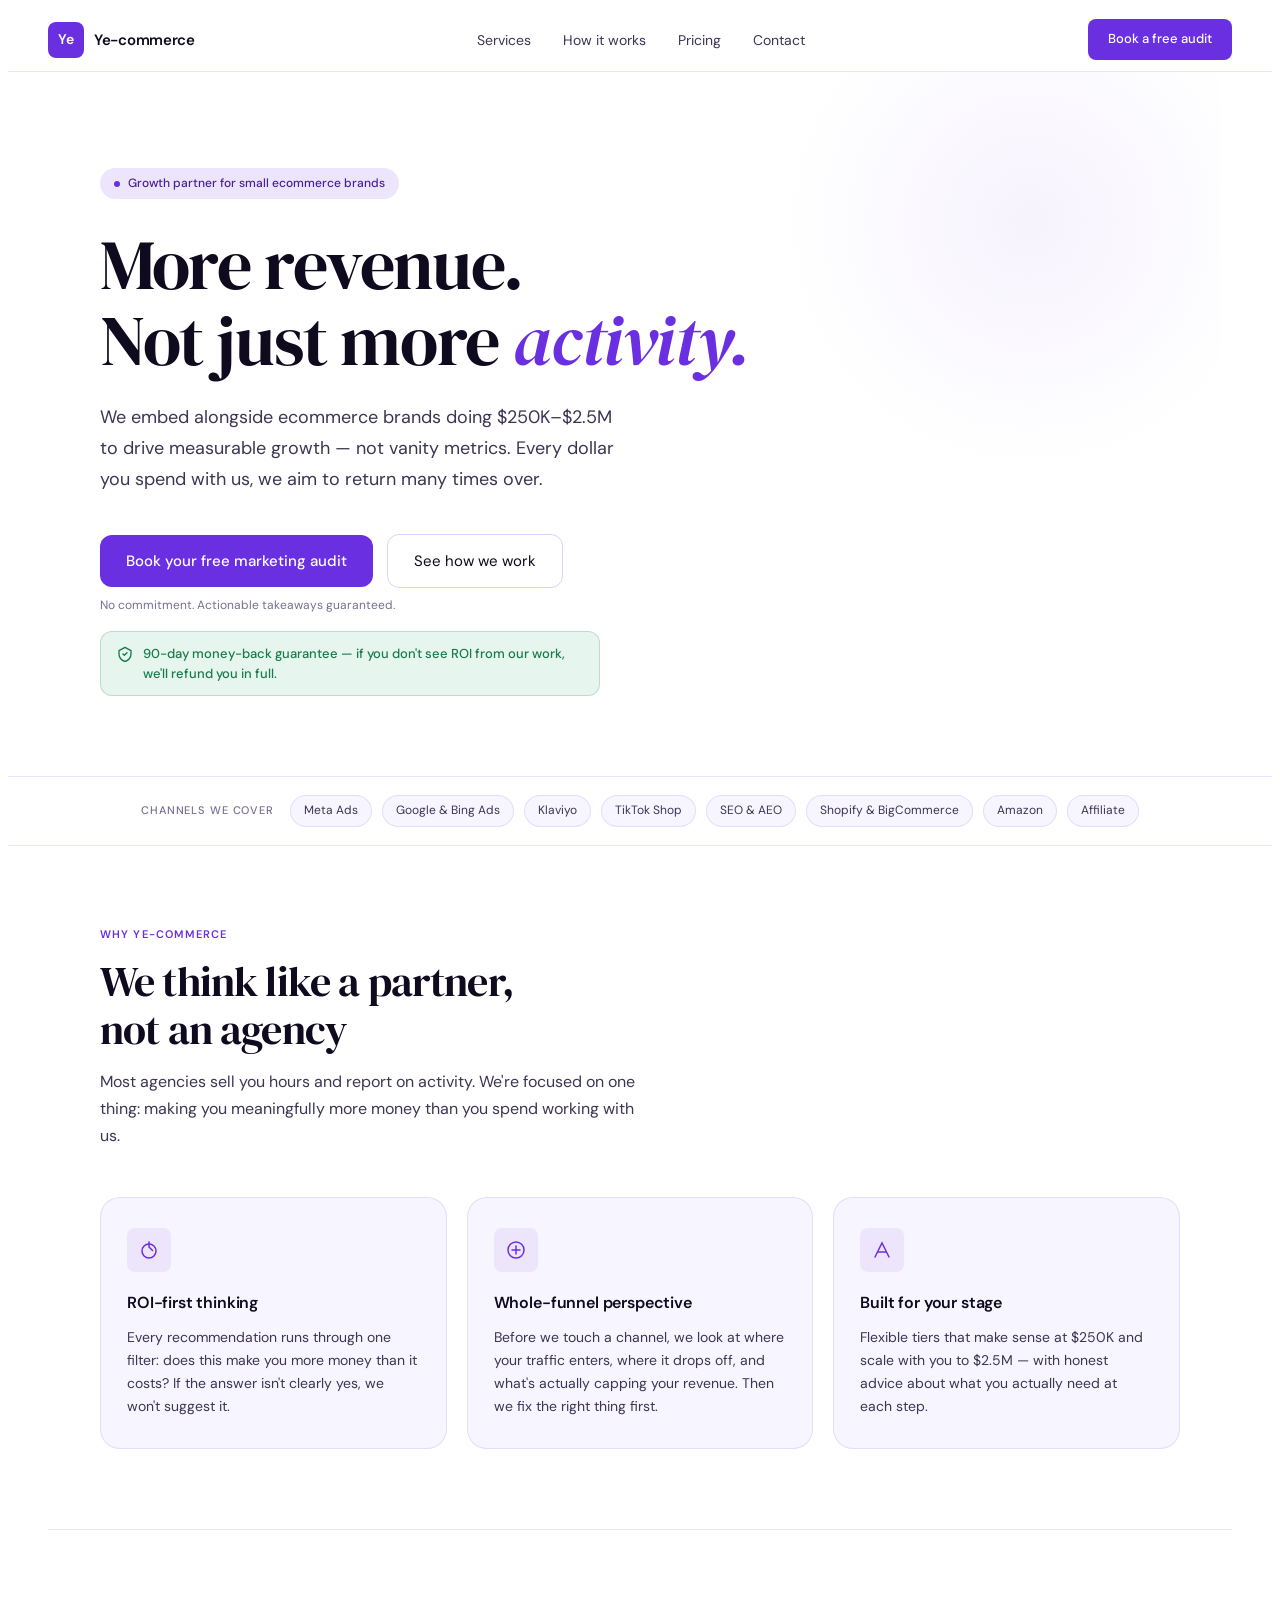
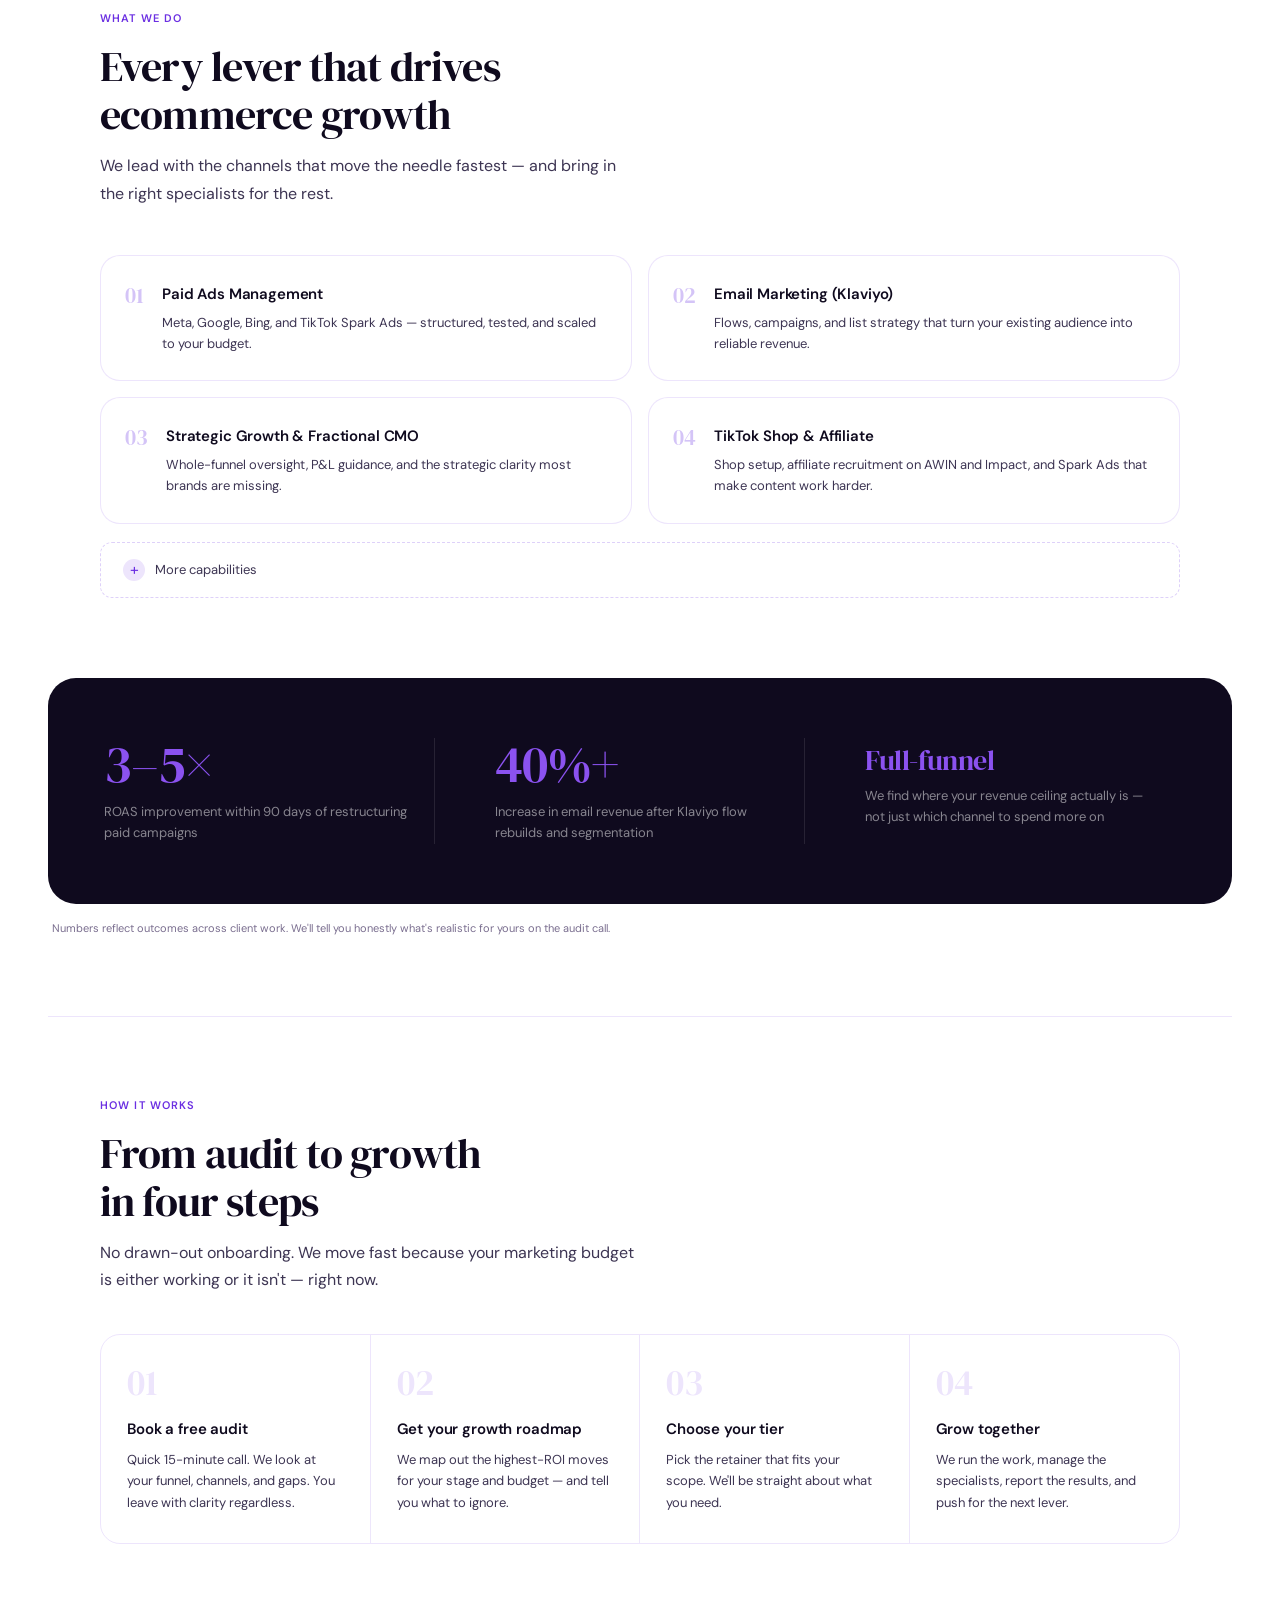
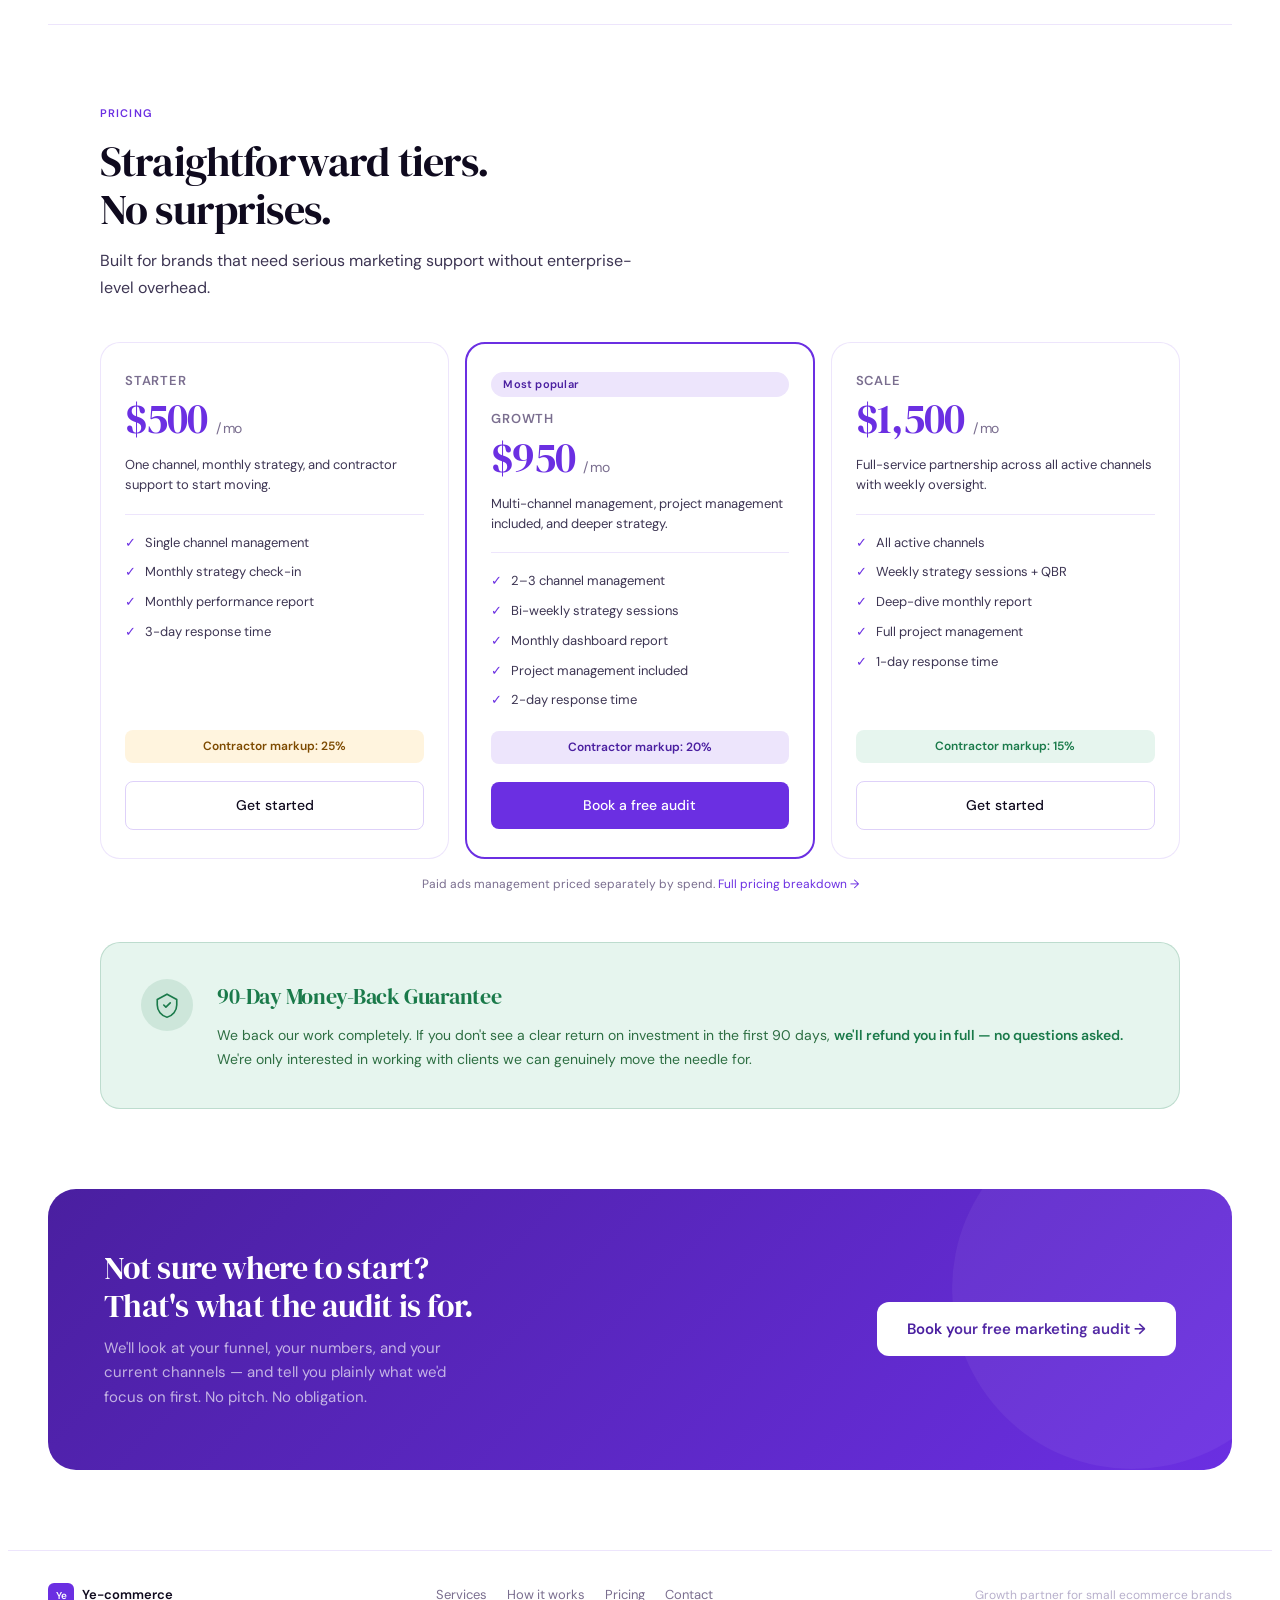
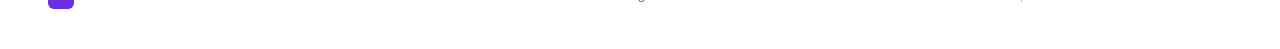
<file: index.html>
<!DOCTYPE html>
<html lang="en">
<head>
  <meta charset="UTF-8">
  <meta name="viewport" content="width=device-width, initial-scale=1">
  <title>Yecommerce — Ecommerce Growth Partner | More Revenue, Not Just Activity</title>
  <meta name="description" content="Yecommerce embeds alongside ecommerce brands doing $250K–$2.5M to drive measurable growth. Paid ads, Klaviyo email, TikTok Shop, affiliate. 90-day money-back guarantee.">
  <link rel="canonical" href="https://yecommerce.io/">
  <meta property="og:type" content="website">
  <meta property="og:site_name" content="Yecommerce">
  <meta property="og:title" content="Yecommerce — Ecommerce Growth Partner | More Revenue, Not Just Activity">
  <meta property="og:description" content="Yecommerce embeds alongside ecommerce brands doing $250K–$2.5M to drive measurable growth. Paid ads, Klaviyo email, TikTok Shop, affiliate. 90-day money-back guarantee.">
  <meta property="og:url" content="https://yecommerce.io/">
  <meta property="og:image" content="https://yecommerce.io/assets/img/og-image.png">
  <meta name="twitter:card" content="summary_large_image">
  <link rel="icon" href="/assets/img/favicon.svg" type="image/svg+xml">
  <link rel="icon" href="/assets/img/favicon-32.png" sizes="32x32" type="image/png">
  <link rel="apple-touch-icon" href="/assets/img/apple-touch-icon.png">
  <link rel="preconnect" href="https://fonts.googleapis.com">
  <link rel="preconnect" href="https://fonts.gstatic.com" crossorigin>
  <link rel="stylesheet" href="https://fonts.googleapis.com/css2?family=DM+Sans:wght@400;500;600;700&family=DM+Serif+Display&display=swap">
  <!-- Google tag (gtag.js) -->
  <script async src="https://www.googletagmanager.com/gtag/js?id=G-0S82XL4HF1"></script>
  <script>
    window.dataLayer = window.dataLayer || [];
    function gtag(){dataLayer.push(arguments);}
    gtag('js', new Date());
    gtag('config', 'G-0S82XL4HF1');
    gtag('config', 'AW-1068863832');
  </script>
  <link rel="stylesheet" href="/assets/css/main.css">
  <style>
.yc-nav-links a:hover{color:var(--pu);}
/* HERO */
.hero{padding:96px 40px 80px;max-width:1160px;margin:0 auto;position:relative;overflow:hidden;}
.hero::before{content:'';position:absolute;top:-100px;right:-60px;width:500px;height:500px;background:radial-gradient(circle,rgba(107,47,226,0.06) 0%,transparent 70%);pointer-events:none;}
.hero-tag{display:inline-flex;align-items:center;gap:8px;background:var(--pu-l);color:var(--pu-d);font-size:12px;font-weight:500;padding:6px 14px;border-radius:40px;margin-bottom:28px;}
.hero-tag-dot{width:6px;height:6px;background:var(--pu);border-radius:50%;}
.hero h1{font-family:'DM Serif Display',serif;font-size:clamp(40px,6vw,70px);font-weight:400;line-height:1.08;letter-spacing:-0.02em;margin-bottom:24px;max-width:700px;}
.hero h1 em{font-style:italic;color:var(--pu);}
.hero-sub{font-size:18px;color:var(--ink2);max-width:520px;line-height:1.7;margin-bottom:40px;}
.hero-actions{display:flex;align-items:center;gap:14px;flex-wrap:wrap;margin-bottom:8px;}
.hero-note{font-size:12px;color:var(--ink3);margin-top:6px;}
.guar-badge{display:inline-flex;align-items:flex-start;gap:10px;background:var(--gr-bg);border:1px solid rgba(26,122,74,0.2);border-radius:var(--r2);padding:12px 16px;margin-top:16px;max-width:500px;}
.guar-badge span{font-size:13px;color:var(--gr);line-height:1.5;font-weight:500;}
/* TRUST */
.trust{border-top:1px solid var(--bd);border-bottom:1px solid var(--bd);padding:18px 40px;display:flex;align-items:center;justify-content:center;gap:10px;flex-wrap:wrap;}
.trust-lbl{font-size:11px;font-weight:500;color:var(--ink3);text-transform:uppercase;letter-spacing:0.08em;margin-right:6px;flex-shrink:0;}
.trust-pill{font-size:12px;color:var(--ink2);background:var(--bg2);border:1px solid var(--bd);border-radius:40px;padding:5px 13px;}
.section-lbl{font-size:11px;font-weight:600;color:var(--pu);text-transform:uppercase;letter-spacing:0.1em;margin-bottom:14px;}
.section h2{font-family:'DM Serif Display',serif;font-size:clamp(26px,4vw,42px);font-weight:400;line-height:1.15;letter-spacing:-0.02em;margin-bottom:14px;}
.section-intro{font-size:16px;color:var(--ink2);line-height:1.7;max-width:540px;margin-bottom:48px;}
/* DIFF CARDS */
.diff-grid{display:grid;grid-template-columns:repeat(3,1fr);gap:20px;}
.diff-card{background:var(--bg2);border:1px solid var(--bd);border-radius:var(--r3);padding:30px 26px;transition:border-color .2s,transform .2s;}
.diff-card:hover{border-color:var(--pu-ml);transform:translateY(-3px);}
.diff-icon{width:44px;height:44px;border-radius:var(--r1);background:var(--pu-l);display:flex;align-items:center;justify-content:center;margin-bottom:18px;}
.diff-card h3{font-size:16px;font-weight:600;margin-bottom:10px;letter-spacing:-0.01em;}
.diff-card p{font-size:14px;color:var(--ink2);line-height:1.65;}
/* SVC GRID */
.svc-grid{display:grid;grid-template-columns:repeat(2,1fr);gap:16px;margin-bottom:18px;}
.svc-card{background:var(--bg);border:1px solid var(--bd);border-radius:var(--r3);padding:26px 24px;display:flex;gap:18px;transition:border-color .2s,box-shadow .2s,transform .2s;}
.svc-card:hover{border-color:var(--pu);box-shadow:0 4px 20px rgba(107,47,226,0.1);transform:translateY(-2px);}
.svc-num{font-family:'DM Serif Display',serif;font-size:22px;color:var(--pu-ml);line-height:1;flex-shrink:0;padding-top:2px;}
.svc-card h3{font-size:15px;font-weight:600;margin-bottom:7px;letter-spacing:-0.01em;}
.svc-card p{font-size:13px;color:var(--ink2);line-height:1.6;}
.more-svc{border:1px dashed var(--bd2);border-radius:var(--r2);overflow:hidden;}
.more-svc summary{padding:16px 22px;font-size:13px;color:var(--ink2);cursor:pointer;list-style:none;display:flex;align-items:center;gap:10px;user-select:none;}
.more-svc summary::-webkit-details-marker{display:none;}
.more-icon{width:22px;height:22px;border-radius:50%;background:var(--pu-l);color:var(--pu);display:flex;align-items:center;justify-content:center;font-size:16px;flex-shrink:0;transition:transform .2s;}
details[open] .more-icon{transform:rotate(45deg);}
.more-tags{display:flex;flex-wrap:wrap;gap:8px;padding:0 22px 18px;}
.more-tag{font-size:12px;color:var(--ink2);background:var(--bg2);border:1px solid var(--bd);border-radius:40px;padding:5px 13px;}
/* WINS */
.wins-wrap{padding:0 40px;}
.wins{background:var(--ink);border-radius:var(--r4);padding:60px 56px;display:grid;grid-template-columns:repeat(3,1fr);gap:40px;}
.win{padding:0 20px;}
.win:first-child{padding-left:0;}
.win-num{font-family:'DM Serif Display',serif;font-size:52px;color:var(--pu-m);line-height:1;margin-bottom:12px;letter-spacing:-0.02em;}
.win p{font-size:13px;color:rgba(255,255,255,0.5);line-height:1.6;}
.win-div{border-right:1px solid rgba(255,255,255,0.1);}
.wins-note{font-size:11px;color:var(--ink3);margin-top:16px;line-height:1.5;}
/* HOW IT WORKS STEPS */
.steps{display:grid;grid-template-columns:repeat(4,1fr);border:1px solid var(--bd);border-radius:var(--r3);overflow:hidden;}
.step{padding:30px 26px;border-right:1px solid var(--bd);}
.step:last-child{border-right:none;}
.step-num{font-family:'DM Serif Display',serif;font-size:36px;color:var(--pu-l);line-height:1;margin-bottom:16px;}
.step h3{font-size:15px;font-weight:600;margin-bottom:8px;letter-spacing:-0.01em;}
.step p{font-size:13px;color:var(--ink2);line-height:1.65;}
/* TIERS */
.tiers{display:grid;grid-template-columns:repeat(3,1fr);gap:16px;}
.tier{border:1px solid var(--bd);border-radius:var(--r3);padding:28px 24px;display:flex;flex-direction:column;background:var(--bg);transition:transform .2s;}
.tier:hover{transform:translateY(-3px);}
.tier-feat{border:2px solid var(--pu);}
.tier-badge{display:inline-block;font-size:11px;font-weight:600;color:var(--pu-d);background:var(--pu-l);padding:4px 12px;border-radius:40px;margin-bottom:12px;letter-spacing:0.02em;}
.tier-name{font-size:13px;font-weight:600;color:var(--ink3);text-transform:uppercase;letter-spacing:0.06em;margin-bottom:6px;}
.tier-price{font-family:'DM Serif Display',serif;font-size:42px;color:var(--pu);letter-spacing:-0.02em;line-height:1;margin-bottom:6px;}
.tier-price small{font-family:'DM Sans',sans-serif;font-size:14px;font-weight:400;color:var(--ink3);}
.tier-desc{font-size:13px;color:var(--ink2);line-height:1.55;margin:10px 0 18px;padding-bottom:18px;border-bottom:1px solid var(--bd);}
.tier-list{list-style:none;display:flex;flex-direction:column;gap:9px;margin-bottom:20px;flex:1;}
.tier-list li{font-size:13px;color:var(--ink2);display:flex;gap:9px;}
.tier-list li::before{content:'✓';color:var(--pu);flex-shrink:0;}
.tier-markup{font-size:12px;font-weight:600;padding:7px 12px;border-radius:var(--r1);text-align:center;margin-bottom:18px;}
.mk-am{color:var(--am);background:var(--am-bg);}
.mk-pu{color:var(--pu-d);background:var(--pu-l);}
.mk-gr{color:var(--gr);background:var(--gr-bg);}
.tbtn{display:block;width:100%;padding:12px;border-radius:var(--r1);font-size:14px;font-weight:500;cursor:pointer;font-family:'DM Sans',sans-serif;text-align:center;text-decoration:none !important;transition:all .15s;}
.tbtn-gh{background:none;border:1px solid var(--bd2);color:var(--ink) !important;}
.tbtn-gh:hover{border-color:var(--pu);background:var(--pu-l);color:var(--pu) !important;}
.tbtn-pu{background:var(--pu);border:none;color:#fff !important;}
.tbtn-pu:hover{background:var(--pu-d);}
.tiers-note{font-size:12px;color:var(--ink3);margin-top:16px;text-align:center;}
  </style>
</head>
<body>
<div class="yc">
<!-- NAV -->
<nav class="yc-nav">
  <input type="checkbox" id="yc-tog">
  <a href="/" class="yc-logo">
    <div class="yc-logo-sq"><span>Ye</span></div>
    <span class="yc-logo-txt">Ye-commerce</span>
  </a>
  <ul class="yc-nav-links">
    <li><a href="/services/">Services</a></li>
    <li><a href="/how-it-works/">How it works</a></li>
    <li><a href="/pricing/">Pricing</a></li>
    <li><a href="/contact/">Contact</a></li>
  </ul>
  <a href="/contact/" class="yc-nav-btn">Book a free audit</a>
  <label for="yc-tog" class="yc-ham" aria-label="Menu">
    <span></span><span></span><span></span>
  </label>
  <div class="yc-drawer">
    <a href="/services/">Services</a>
    <a href="/how-it-works/">How it works</a>
    <a href="/pricing/">Pricing</a>
    <a href="/contact/">Contact</a>
    <a href="/contact/" class="dc">Book a free audit</a>
  </div>
</nav>

<!-- HERO -->
<div class="hero yf on">
  <div class="hero-tag"><div class="hero-tag-dot"></div>Growth partner for small ecommerce brands</div>
  <h1>More revenue.<br>Not just more <em>activity.</em></h1>
  <p class="hero-sub">We embed alongside ecommerce brands doing $250K–$2.5M to drive measurable growth — not vanity metrics. Every dollar you spend with us, we aim to return many times over.</p>
  <div class="hero-actions">
    <a href="/contact/" class="btn-pu">Book your free marketing audit</a>
    <a href="/how-it-works/" class="btn-gh">See how we work</a>
  </div>
  <p class="hero-note">No commitment. Actionable takeaways guaranteed.</p>
  <div class="guar-badge">
    <svg width="16" height="16" viewBox="0 0 24 24" fill="none" stroke="#1A7A4A" stroke-width="2" stroke-linecap="round" stroke-linejoin="round" style="flex-shrink:0;margin-top:2px"><path d="M12 2L3 7v5c0 5.25 3.75 10.15 9 11.25C17.25 22.15 21 17.25 21 12V7z"></path><path d="M9 12l2 2 4-4"></path></svg>
    <span>90-day money-back guarantee — if you don't see ROI from our work, we'll refund you in full.</span>
  </div>
</div>

<!-- TRUST BAR -->
<div class="trust">
  <span class="trust-lbl">Channels we cover</span>
  <span class="trust-pill">Meta Ads</span>
  <span class="trust-pill">Google &amp; Bing Ads</span>
  <span class="trust-pill">Klaviyo</span>
  <span class="trust-pill">TikTok Shop</span>
  <span class="trust-pill">SEO &amp; AEO</span>
  <span class="trust-pill">Shopify &amp; BigCommerce</span>
  <span class="trust-pill">Amazon</span>
  <span class="trust-pill">Affiliate</span>
</div>

<!-- WHY YE-COMMERCE -->
<div class="section yf on">
  <div class="section-lbl">Why Ye-commerce</div>
  <h2>We think like a partner,<br>not an agency</h2>
  <p class="section-intro">Most agencies sell you hours and report on activity. We're focused on one thing: making you meaningfully more money than you spend working with us.</p>
  <div class="diff-grid">
    <div class="diff-card">
      <div class="diff-icon"><svg width="20" height="20" viewBox="0 0 20 20" fill="none" stroke="#6B2FE2" stroke-width="1.5" stroke-linecap="round"><path d="M10 2v5l3.5 3.5"></path><circle cx="10" cy="11" r="7"></circle></svg></div>
      <h3>ROI-first thinking</h3>
      <p>Every recommendation runs through one filter: does this make you more money than it costs? If the answer isn't clearly yes, we won't suggest it.</p>
    </div>
    <div class="diff-card">
      <div class="diff-icon"><svg width="20" height="20" viewBox="0 0 20 20" fill="none" stroke="#6B2FE2" stroke-width="1.5" stroke-linecap="round"><circle cx="10" cy="10" r="8"></circle><path d="M6 10h8M10 6v8"></path></svg></div>
      <h3>Whole-funnel perspective</h3>
      <p>Before we touch a channel, we look at where your traffic enters, where it drops off, and what's actually capping your revenue. Then we fix the right thing first.</p>
    </div>
    <div class="diff-card">
      <div class="diff-icon"><svg width="20" height="20" viewBox="0 0 20 20" fill="none" stroke="#6B2FE2" stroke-width="1.5" stroke-linecap="round"><path d="M3 17L10 3l7 14"></path><path d="M6 12h8"></path></svg></div>
      <h3>Built for your stage</h3>
      <p>Flexible tiers that make sense at $250K and scale with you to $2.5M — with honest advice about what you actually need at each step.</p>
    </div>
  </div>
</div>

<hr class="divider">

<!-- SERVICES -->
<div class="section yf">
  <div class="section-lbl">What we do</div>
  <h2>Every lever that drives<br>ecommerce growth</h2>
  <p class="section-intro">We lead with the channels that move the needle fastest — and bring in the right specialists for the rest.</p>
  <div class="svc-grid">
    <a href="/services/" class="svc-card">
      <div class="svc-num">01</div>
      <div><h3>Paid Ads Management</h3><p>Meta, Google, Bing, and TikTok Spark Ads — structured, tested, and scaled to your budget.</p></div>
    </a>
    <a href="/services/" class="svc-card">
      <div class="svc-num">02</div>
      <div><h3>Email Marketing (Klaviyo)</h3><p>Flows, campaigns, and list strategy that turn your existing audience into reliable revenue.</p></div>
    </a>
    <a href="/services/" class="svc-card">
      <div class="svc-num">03</div>
      <div><h3>Strategic Growth &amp; Fractional CMO</h3><p>Whole-funnel oversight, P&amp;L guidance, and the strategic clarity most brands are missing.</p></div>
    </a>
    <a href="/services/" class="svc-card">
      <div class="svc-num">04</div>
      <div><h3>TikTok Shop &amp; Affiliate</h3><p>Shop setup, affiliate recruitment on AWIN and Impact, and Spark Ads that make content work harder.</p></div>
    </a>
  </div>
  <details class="more-svc">
    <summary><span class="more-icon">+</span>More capabilities</summary>
    <div class="more-tags">
      <span class="more-tag">SEO &amp; AEO audits</span>
      <span class="more-tag">Backlink outreach</span>
      <span class="more-tag">Cold email &amp; lead generation</span>
      <span class="more-tag">Shopify &amp; BigCommerce development</span>
      <span class="more-tag">Amazon setup &amp; management</span>
      <span class="more-tag">Graphic design</span>
    </div>
  </details>
</div>

<!-- WINS -->
<div class="wins-wrap yf">
  <div class="wins">
    <div class="win win-div"><div class="win-num">3–5×</div><p>ROAS improvement within 90 days of restructuring paid campaigns</p></div>
    <div class="win win-div"><div class="win-num">40%+</div><p>Increase in email revenue after Klaviyo flow rebuilds and segmentation</p></div>
    <div class="win"><div class="win-num" style="font-size:28px;padding-top:8px">Full-funnel</div><p>We find where your revenue ceiling actually is — not just which channel to spend more on</p></div>
  </div>
  <p class="wins-note" style="padding:0 0 0 4px">Numbers reflect outcomes across client work. We'll tell you honestly what's realistic for yours on the audit call.</p>
</div>

<hr class="divider" style="margin-top:80px">

<!-- HOW IT WORKS -->
<div class="section yf">
  <div class="section-lbl">How it works</div>
  <h2>From audit to growth<br>in four steps</h2>
  <p class="section-intro" style="margin-bottom:40px">No drawn-out onboarding. We move fast because your marketing budget is either working or it isn't — right now.</p>
  <div class="steps">
    <div class="step"><div class="step-num">01</div><h3>Book a free audit</h3><p>Quick 15-minute call. We look at your funnel, channels, and gaps. You leave with clarity regardless.</p></div>
    <div class="step"><div class="step-num">02</div><h3>Get your growth roadmap</h3><p>We map out the highest-ROI moves for your stage and budget — and tell you what to ignore.</p></div>
    <div class="step"><div class="step-num">03</div><h3>Choose your tier</h3><p>Pick the retainer that fits your scope. We'll be straight about what you need.</p></div>
    <div class="step"><div class="step-num">04</div><h3>Grow together</h3><p>We run the work, manage the specialists, report the results, and push for the next lever.</p></div>
  </div>
</div>

<hr class="divider">

<!-- PRICING TIERS -->
<div class="section yf">
  <div class="section-lbl">Pricing</div>
  <h2>Straightforward tiers.<br>No surprises.</h2>
  <p class="section-intro" style="margin-bottom:40px">Built for brands that need serious marketing support without enterprise-level overhead.</p>
  <div class="tiers">
    <div class="tier">
      <div class="tier-name">Starter</div>
      <div class="tier-price">$500 <small>/ mo</small></div>
      <p class="tier-desc">One channel, monthly strategy, and contractor support to start moving.</p>
      <ul class="tier-list">
        <li>Single channel management</li>
        <li>Monthly strategy check-in</li>
        <li>Monthly performance report</li>
        <li>3-day response time</li>
      </ul>
      <div class="tier-markup mk-am">Contractor markup: 25%</div>
      <a href="/contact/" class="tbtn tbtn-gh">Get started</a>
    </div>
    <div class="tier tier-feat">
      <div class="tier-badge">Most popular</div>
      <div class="tier-name">Growth</div>
      <div class="tier-price">$950 <small>/ mo</small></div>
      <p class="tier-desc">Multi-channel management, project management included, and deeper strategy.</p>
      <ul class="tier-list">
        <li>2–3 channel management</li>
        <li>Bi-weekly strategy sessions</li>
        <li>Monthly dashboard report</li>
        <li>Project management included</li>
        <li>2-day response time</li>
      </ul>
      <div class="tier-markup mk-pu">Contractor markup: 20%</div>
      <a href="/contact/" class="tbtn tbtn-pu">Book a free audit</a>
    </div>
    <div class="tier">
      <div class="tier-name">Scale</div>
      <div class="tier-price">$1,500 <small>/ mo</small></div>
      <p class="tier-desc">Full-service partnership across all active channels with weekly oversight.</p>
      <ul class="tier-list">
        <li>All active channels</li>
        <li>Weekly strategy sessions + QBR</li>
        <li>Deep-dive monthly report</li>
        <li>Full project management</li>
        <li>1-day response time</li>
      </ul>
      <div class="tier-markup mk-gr">Contractor markup: 15%</div>
      <a href="/contact/" class="tbtn tbtn-gh">Get started</a>
    </div>
  </div>
  <p class="tiers-note">Paid ads management priced separately by spend. <a href="/pricing/" style="color:var(--pu)">Full pricing breakdown →</a></p>
  <div class="guar">
    <div class="guar-icon"><svg width="26" height="26" viewBox="0 0 24 24" fill="none" stroke="#1A7A4A" stroke-width="1.5" stroke-linecap="round" stroke-linejoin="round"><path d="M12 2L3 7v5c0 5.25 3.75 10.15 9 11.25C17.25 22.15 21 17.25 21 12V7z"></path><path d="M9 12l2 2 4-4"></path></svg></div>
    <div>
      <h3>90-Day Money-Back Guarantee</h3>
      <p>We back our work completely. If you don't see a clear return on investment in the first 90 days, <strong>we'll refund you in full — no questions asked.</strong> We're only interested in working with clients we can genuinely move the needle for.</p>
    </div>
  </div>
</div>

<!-- CTA BAND -->
<div class="cta-wrap yf">
  <div class="cta-band">
    <div>
      <h2>Not sure where to start? That's what the audit is for.</h2>
      <p>We'll look at your funnel, your numbers, and your current channels — and tell you plainly what we'd focus on first. No pitch. No obligation.</p>
    </div>
    <a href="/contact/" class="btn-wh">Book your free marketing audit →</a>
  </div>
</div>

<!-- FOOTER -->
<footer class="yc-footer">
  <a href="/" class="yc-footer-logo">
    <div class="yc-footer-sq"><span>Ye</span></div>
    <span class="yc-footer-name">Ye-commerce</span>
  </a>
  <div class="yc-footer-links">
    <a href="/services/">Services</a>
    <a href="/how-it-works/">How it works</a>
    <a href="/pricing/">Pricing</a>
    <a href="/contact/">Contact</a>
  </div>
  <span class="yc-footer-tag">Growth partner for small ecommerce brands</span>
</footer>
</div>
<script>
(function(){
  if(!window.IntersectionObserver){
    document.querySelectorAll('.yf').forEach(function(e){e.classList.add('on');});
    return;
  }
  var o=new IntersectionObserver(function(entries){
    entries.forEach(function(e){if(e.isIntersecting){e.target.classList.add('on');o.unobserve(e.target);}});
  },{threshold:0,rootMargin:'0px 0px -40px 0px'});
  document.querySelectorAll('.yf').forEach(function(e){o.observe(e);});
  document.querySelectorAll('.yc-faq-q').forEach(function(b){
    b.addEventListener('click',function(){
      var i=this.closest('.yc-faq-item');
      var op=i.classList.contains('open');
      document.querySelectorAll('.yc-faq-item').forEach(function(x){x.classList.remove('open');});
      if(!op)i.classList.add('open');
    });
  });
})();
</script>
</body>
</html>
</file>
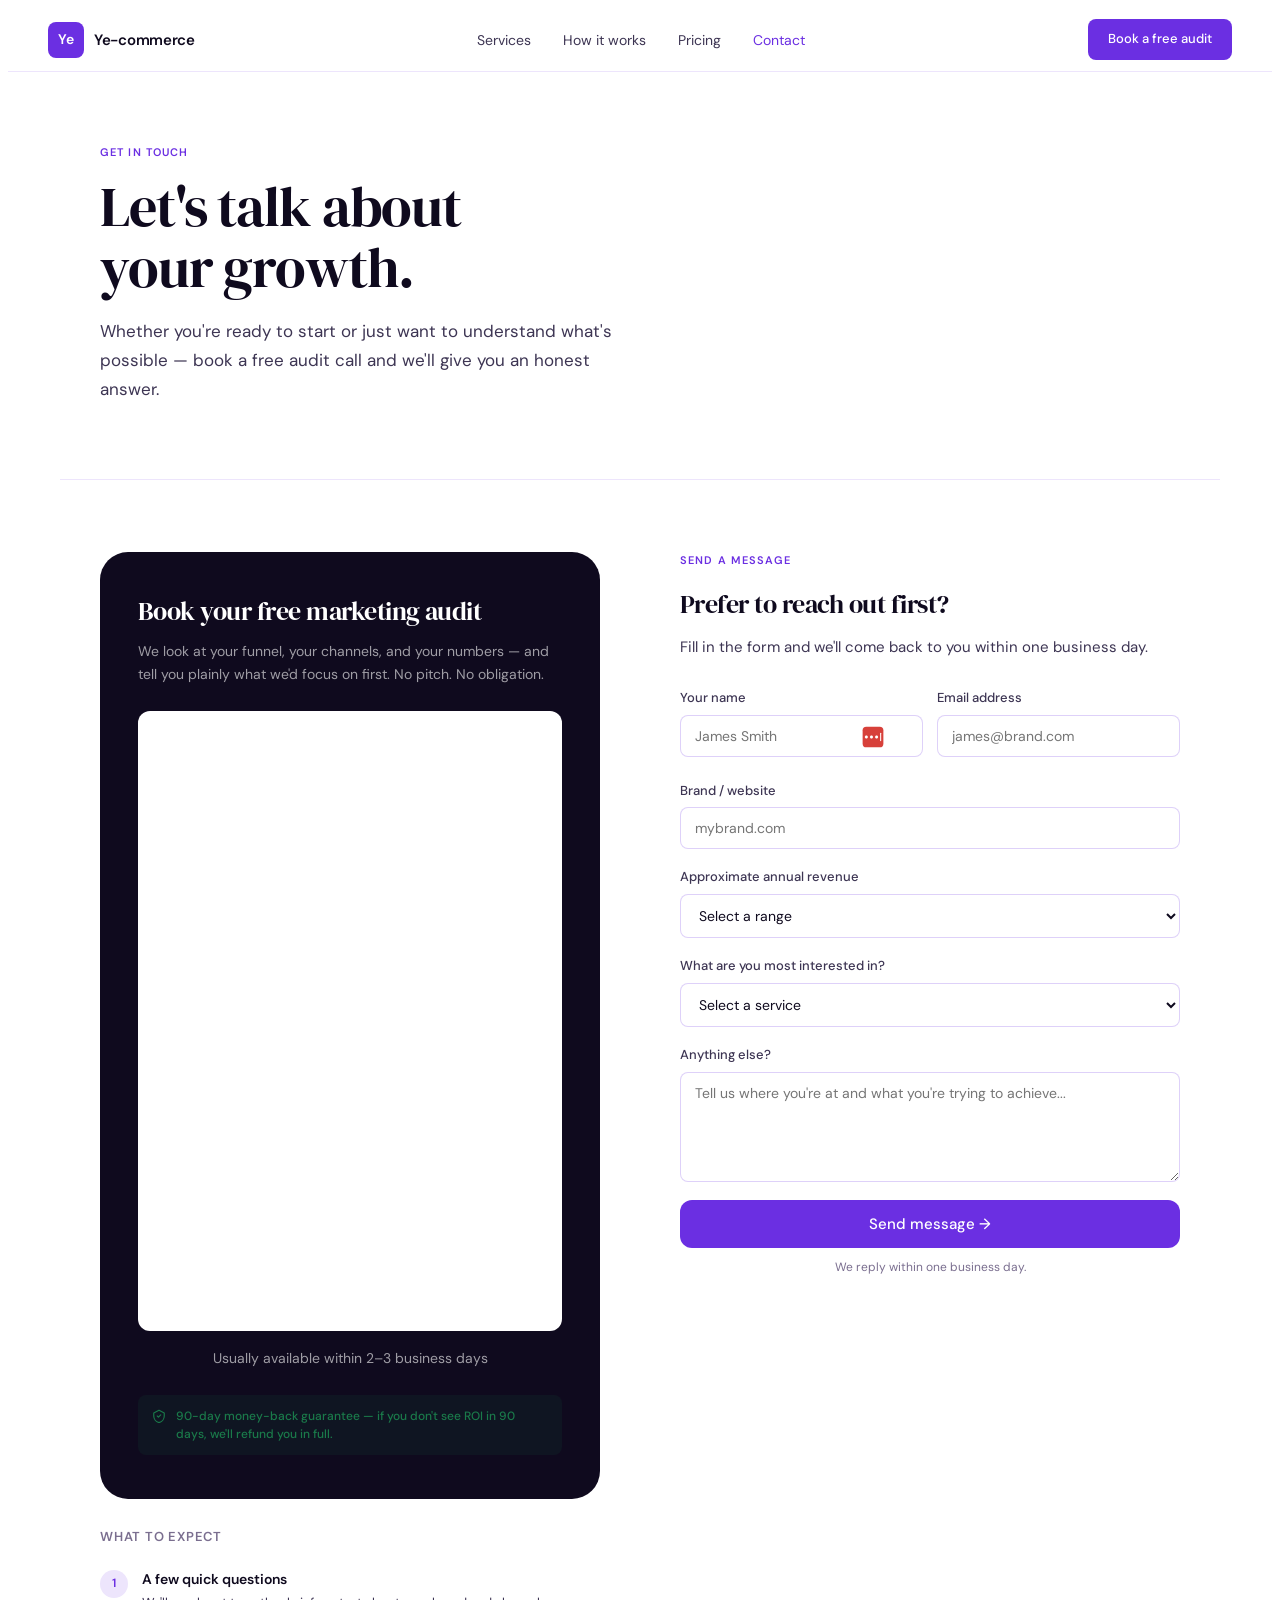
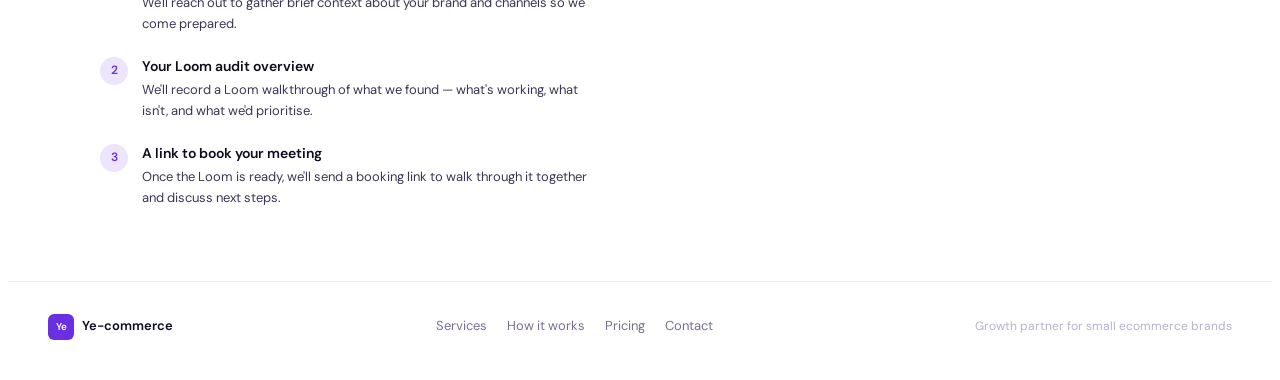
<file: contact/index.html>
<!DOCTYPE html>
<html lang="en">
<head>
  <meta charset="UTF-8">
  <meta name="viewport" content="width=device-width, initial-scale=1">
  <title>Contact — Yecommerce | Book a Free Marketing Audit</title>
  <meta name="description" content="Let's talk about your growth. Book a free 15-minute marketing audit or send a message — we reply within one business day.">
  <link rel="canonical" href="https://yecommerce.io/contact/">
  <meta property="og:type" content="website">
  <meta property="og:site_name" content="Yecommerce">
  <meta property="og:title" content="Contact — Yecommerce | Book a Free Marketing Audit">
  <meta property="og:description" content="Let's talk about your growth. Book a free 15-minute marketing audit or send a message — we reply within one business day.">
  <meta property="og:url" content="https://yecommerce.io/contact/">
  <meta property="og:image" content="https://yecommerce.io/assets/img/og-image.png">
  <meta name="twitter:card" content="summary_large_image">
  <link rel="icon" href="/assets/img/favicon.svg" type="image/svg+xml">
  <link rel="icon" href="/assets/img/favicon-32.png" sizes="32x32" type="image/png">
  <link rel="apple-touch-icon" href="/assets/img/apple-touch-icon.png">
  <link rel="preconnect" href="https://fonts.googleapis.com">
  <link rel="preconnect" href="https://fonts.gstatic.com" crossorigin>
  <link rel="stylesheet" href="https://fonts.googleapis.com/css2?family=DM+Sans:wght@400;500;600;700&family=DM+Serif+Display&display=swap">
  <!-- Google tag (gtag.js) -->
  <script async src="https://www.googletagmanager.com/gtag/js?id=G-0S82XL4HF1"></script>
  <script>
    window.dataLayer = window.dataLayer || [];
    function gtag(){dataLayer.push(arguments);}
    gtag('js', new Date());
    gtag('config', 'G-0S82XL4HF1');
    gtag('config', 'AW-1068863832');
  </script>
  <link rel="stylesheet" href="/assets/css/main.css">
  <style>
.contact-body{max-width:1160px;margin:0 auto;padding:72px 40px;display:grid;grid-template-columns:1fr 1fr;gap:80px;align-items:start;}
.audit-card{background:var(--ink);border-radius:var(--r4);padding:44px 38px;margin-bottom:28px;}
.audit-card h2{font-family:'DM Serif Display',serif;font-size:26px;font-weight:400;color:#fff;line-height:1.2;letter-spacing:-0.02em;margin-bottom:12px;}
.audit-card p{font-size:14px;color:rgba(255,255,255,0.6);line-height:1.7;margin-bottom:24px;}
.audit-btn{display:block;width:100%;text-align:center;background:var(--pu);color:#fff !important;border:none;border-radius:var(--r2);padding:15px;font-size:15px;font-weight:600;cursor:pointer;font-family:'DM Sans',sans-serif;text-decoration:none !important;transition:background .15s;}
.audit-btn:hover{background:var(--pu-m);}
.audit-note{font-size:12px;color:rgba(255,255,255,0.4);margin-top:12px;text-align:center;}
.guar-sm{display:flex;align-items:flex-start;gap:10px;background:rgba(26,122,74,0.1);border-radius:8px;padding:12px 14px;margin-top:16px;}
.guar-sm span{font-size:12px;color:#1A7A4A;line-height:1.5;font-weight:500;}
.what-steps{display:flex;flex-direction:column;gap:20px;margin-top:20px;}
.what-step{display:flex;gap:14px;align-items:flex-start;}
.what-num{width:28px;height:28px;border-radius:50%;background:var(--pu-l);color:var(--pu);font-size:12px;font-weight:600;display:flex;align-items:center;justify-content:center;flex-shrink:0;margin-top:2px;}
.what-step h4{font-size:14px;font-weight:600;margin-bottom:3px;}
.what-step p{font-size:13px;color:var(--ink2);line-height:1.6;}
.form-section h2{font-family:'DM Serif Display',serif;font-size:26px;font-weight:400;letter-spacing:-0.02em;margin-bottom:8px;}
.yc-form{display:flex;flex-direction:column;gap:18px;margin-top:28px;}
.yc-field{display:flex;flex-direction:column;gap:6px;}
.yc-field label{font-size:13px;font-weight:500;color:var(--ink2);}
.yc-field input,.yc-field select,.yc-field textarea{font-family:'DM Sans',sans-serif;font-size:14px;color:var(--ink);background:var(--bg);border:1px solid var(--bd2);border-radius:var(--r1);padding:11px 14px;outline:none;transition:border-color .15s,box-shadow .15s;width:100%;}
.yc-field input:focus,.yc-field select:focus,.yc-field textarea:focus{border-color:var(--pu);box-shadow:0 0 0 3px rgba(107,47,226,0.1);}
.yc-field textarea{resize:vertical;min-height:110px;}
.field-row{display:grid;grid-template-columns:1fr 1fr;gap:14px;}
.form-submit{background:var(--pu);color:#fff !important;border:none;border-radius:var(--r2);padding:14px 26px;font-size:15px;font-weight:500;cursor:pointer;font-family:'DM Sans',sans-serif;transition:background .15s;}
.form-submit:hover{background:var(--pu-d);}
.form-note{font-size:12px;color:var(--ink3);text-align:center;margin-top:-8px;}
.form-success{display:none;background:var(--gr-bg);border:1px solid rgba(26,122,74,0.2);border-radius:var(--r2);padding:18px 22px;font-size:14px;color:var(--gr);line-height:1.6;}
@media(max-width:768px){
  .contact-body{grid-template-columns:1fr;padding:40px 20px;gap:40px;}
  .audit-card{padding:30px 22px;}
  .field-row{grid-template-columns:1fr;}
}
  </style>
</head>
<body>
<div class="yc">
<nav class="yc-nav">
  <input type="checkbox" id="yc-tog">
  <a href="/" class="yc-logo">
    <div class="yc-logo-sq"><span>Ye</span></div>
    <span class="yc-logo-txt">Ye-commerce</span>
  </a>
  <ul class="yc-nav-links">
    <li><a href="/services/">Services</a></li>
    <li><a href="/how-it-works/">How it works</a></li>
    <li><a href="/pricing/">Pricing</a></li>
    <li><a href="/contact/" class="on">Contact</a></li>
  </ul>
  <a href="/contact/" class="yc-nav-btn">Book a free audit</a>
  <label for="yc-tog" class="yc-ham" aria-label="Menu">
    <span></span><span></span><span></span>
  </label>
  <div class="yc-drawer">
    <a href="/services/">Services</a>
    <a href="/how-it-works/">How it works</a>
    <a href="/pricing/">Pricing</a>
    <a href="/contact/" class="on">Contact</a>
    <a href="/contact/" class="dc">Book a free audit</a>
  </div>
</nav>
<div class="page-hero yf on">
  <div class="lbl">Get in touch</div>
  <h1 class="h1">Let's talk about<br>your growth.</h1>
  <p class="lead">Whether you're ready to start or just want to understand what's possible — book a free audit call and we'll give you an honest answer.</p>
</div>
<div class="contact-body">
  <div class="yf on">
    <div class="audit-card">
      <h2>Book your free marketing audit</h2>
      <p>We look at your funnel, your channels, and your numbers — and tell you plainly what we'd focus on first. No pitch. No obligation.</p>
      <div class="calendly-inline-widget" data-url="https://calendly.com/jamesgrasty/15min?hide_gdpr_banner=1&primary_color=6B4EFF" style="min-width:280px;height:620px;border-radius:12px;overflow:hidden;background:#fff;margin:20px 0 16px;"></div>
      <p class="audit-note">Usually available within 2–3 business days</p>
      <div class="guar-sm">
        <svg width="14" height="14" viewBox="0 0 24 24" fill="none" stroke="#1A7A4A" stroke-width="2" stroke-linecap="round" stroke-linejoin="round" style="flex-shrink:0;margin-top:2px"><path d="M12 2L3 7v5c0 5.25 3.75 10.15 9 11.25C17.25 22.15 21 17.25 21 12V7z"></path><path d="M9 12l2 2 4-4"></path></svg>
        <span>90-day money-back guarantee — if you don't see ROI in 90 days, we'll refund you in full.</span>
      </div>
    </div>
    <div>
      <p style="font-size:13px;font-weight:600;color:var(--ink3);text-transform:uppercase;letter-spacing:0.06em;margin-bottom:16px">What to expect</p>
      <div class="what-steps">
        <div class="what-step"><div class="what-num">1</div><div><h4>A few quick questions</h4><p>We'll reach out to gather brief context about your brand and channels so we come prepared.</p></div></div>
        <div class="what-step"><div class="what-num">2</div><div><h4>Your Loom audit overview</h4><p>We'll record a Loom walkthrough of what we found — what's working, what isn't, and what we'd prioritise.</p></div></div>
        <div class="what-step"><div class="what-num">3</div><div><h4>A link to book your meeting</h4><p>Once the Loom is ready, we'll send a booking link to walk through it together and discuss next steps.</p></div></div>
      </div>
    </div>
  </div>

  <div class="form-section yf on">
    <div class="lbl">Send a message</div>
    <h2>Prefer to reach out first?</h2>
    <p class="body">Fill in the form and we'll come back to you within one business day.</p>
    <form class="yc-form" id="yc-form" action="https://formspree.io/f/xqegalnd" method="POST">
      <div class="field-row">
        <div class="yc-field"><label>Your name</label><input type="text" name="name" placeholder="James Smith" required=""><div data-lastpass-icon-root="" style="position: relative !important; height: 0px !important; width: 0px !important; display: initial !important; float: left !important;"><template shadowrootmode="closed"><svg width="24" height="24" viewBox="0 0 24 24" fill="none" xmlns="http://www.w3.org/2000/svg" data-lastpass-icon="true" data-testid="infield-icon" style="position: absolute; cursor: pointer; height: 22px; max-height: 22px; width: 22px; max-width: 22px; top: -37px; left: 182px; z-index: auto; color: rgb(215, 64, 58);"><rect x="0.680176" y="0.763062" width="22.6392" height="22.4737" rx="4" fill="currentColor"></rect><path fill-rule="evenodd" clip-rule="evenodd" d="M19.7935 7.9516C19.7935 7.64414 20.0427 7.3949 20.3502 7.3949C20.6576 7.3949 20.9069 7.64414 20.9069 7.9516V16.0487C20.9069 16.3562 20.6576 16.6054 20.3502 16.6054C20.0427 16.6054 19.7935 16.3562 19.7935 16.0487V7.9516Z" fill="white"></path><path fill-rule="evenodd" clip-rule="evenodd" d="M4.76288 13.6577C5.68525 13.6577 6.43298 12.9154 6.43298 11.9998C6.43298 11.0842 5.68525 10.3419 4.76288 10.3419C3.8405 10.3419 3.09277 11.0842 3.09277 11.9998C3.09277 12.9154 3.8405 13.6577 4.76288 13.6577Z" fill="white"></path><path fill-rule="evenodd" clip-rule="evenodd" d="M10.3298 13.6577C11.2521 13.6577 11.9999 12.9154 11.9999 11.9998C11.9999 11.0842 11.2521 10.3419 10.3298 10.3419C9.4074 10.3419 8.65967 11.0842 8.65967 11.9998C8.65967 12.9154 9.4074 13.6577 10.3298 13.6577Z" fill="white"></path><path fill-rule="evenodd" clip-rule="evenodd" d="M15.8964 13.6577C16.8188 13.6577 17.5665 12.9154 17.5665 11.9998C17.5665 11.0842 16.8188 10.3419 15.8964 10.3419C14.974 10.3419 14.2263 11.0842 14.2263 11.9998C14.2263 12.9154 14.974 13.6577 15.8964 13.6577Z" fill="white"></path></svg></template></div></div>
        <div class="yc-field"><label>Email address</label><input type="email" name="email" placeholder="james@brand.com" required=""></div>
      </div>
      <div class="yc-field"><label>Brand / website</label><input type="text" name="brand" placeholder="mybrand.com"></div>
      <div class="yc-field"><label>Approximate annual revenue</label>
        <select name="revenue"><option value="" disabled="" selected="">Select a range</option><option>Under $250K</option><option>$250K – $500K</option><option>$500K – $1M</option><option>$1M – $2.5M</option><option>Over $2.5M</option></select>
      </div>
      <div class="yc-field"><label>What are you most interested in?</label>
        <select name="interest"><option value="" disabled="" selected="">Select a service</option><option>Paid Ads (Meta / Google / Bing)</option><option>Email Marketing (Klaviyo)</option><option>Strategic Growth / Fractional CMO</option><option>TikTok Shop &amp; Affiliate</option><option>Affiliate Programme (AWIN / Impact)</option><option>SEO / AEO</option><option>Shopify / BigCommerce Development</option><option>Not sure — I need guidance</option><option>Multiple services</option></select>
      </div>
      <div class="yc-field"><label>Anything else?</label><textarea name="message" placeholder="Tell us where you&#39;re at and what you&#39;re trying to achieve..."></textarea></div>
      <button type="submit" class="form-submit">Send message →</button>
      <p class="form-note">We reply within one business day.</p>
      <div class="form-success" id="yc-success">Thanks — we'll be back to you within one business day. Or skip the wait and book a call above.</div>
    </form>
  </div>
</div>
<footer class="yc-footer">
  <a href="/" class="yc-footer-logo">
    <div class="yc-footer-sq"><span>Ye</span></div>
    <span class="yc-footer-name">Ye-commerce</span>
  </a>
  <div class="yc-footer-links">
    <a href="/services/">Services</a>
    <a href="/how-it-works/">How it works</a>
    <a href="/pricing/">Pricing</a>
    <a href="/contact/">Contact</a>
  </div>
  <span class="yc-footer-tag">Growth partner for small ecommerce brands</span>
</footer>
</div>
<script>
(function(){
  if(!window.IntersectionObserver){document.querySelectorAll('.yf').forEach(function(e){e.classList.add('on');});return;}
  var o=new IntersectionObserver(function(entries){entries.forEach(function(e){if(e.isIntersecting){e.target.classList.add('on');o.unobserve(e.target);}});},{threshold:0,rootMargin:'0px 0px -40px 0px'});
  document.querySelectorAll('.yf').forEach(function(e){o.observe(e);});
  var form=document.getElementById('yc-form');
  if(form){form.addEventListener('submit',function(e){e.preventDefault();fetch(form.action,{method:'POST',body:new FormData(form),headers:{'Accept':'application/json'}}).then(function(r){if(r.ok){window.location.href='/thank-you/';}else{alert('Something went wrong — please email us or book a call directly.');}}).catch(function(){alert('Something went wrong — please email us or book a call directly.');});});}
})();
</script>
<script src="https://assets.calendly.com/assets/external/widget.js" async></script>
</body>
</html>
</file>
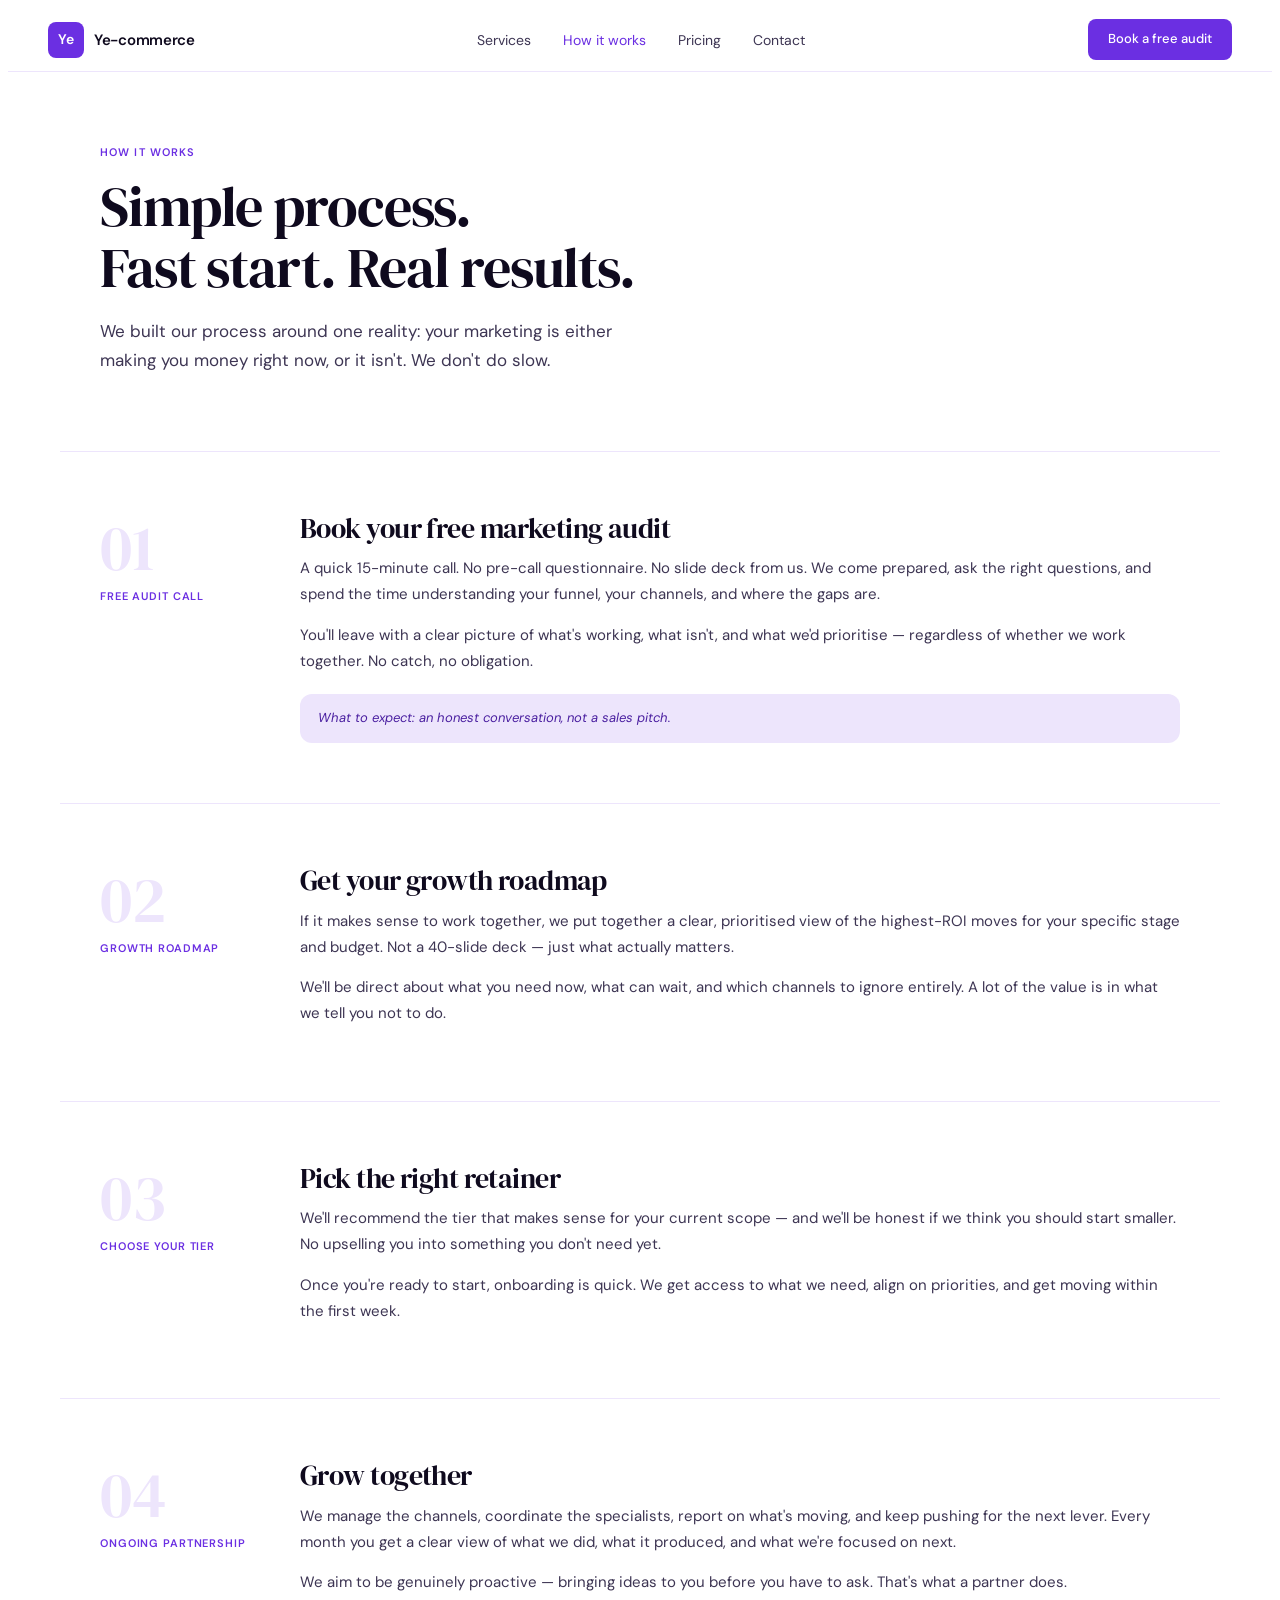
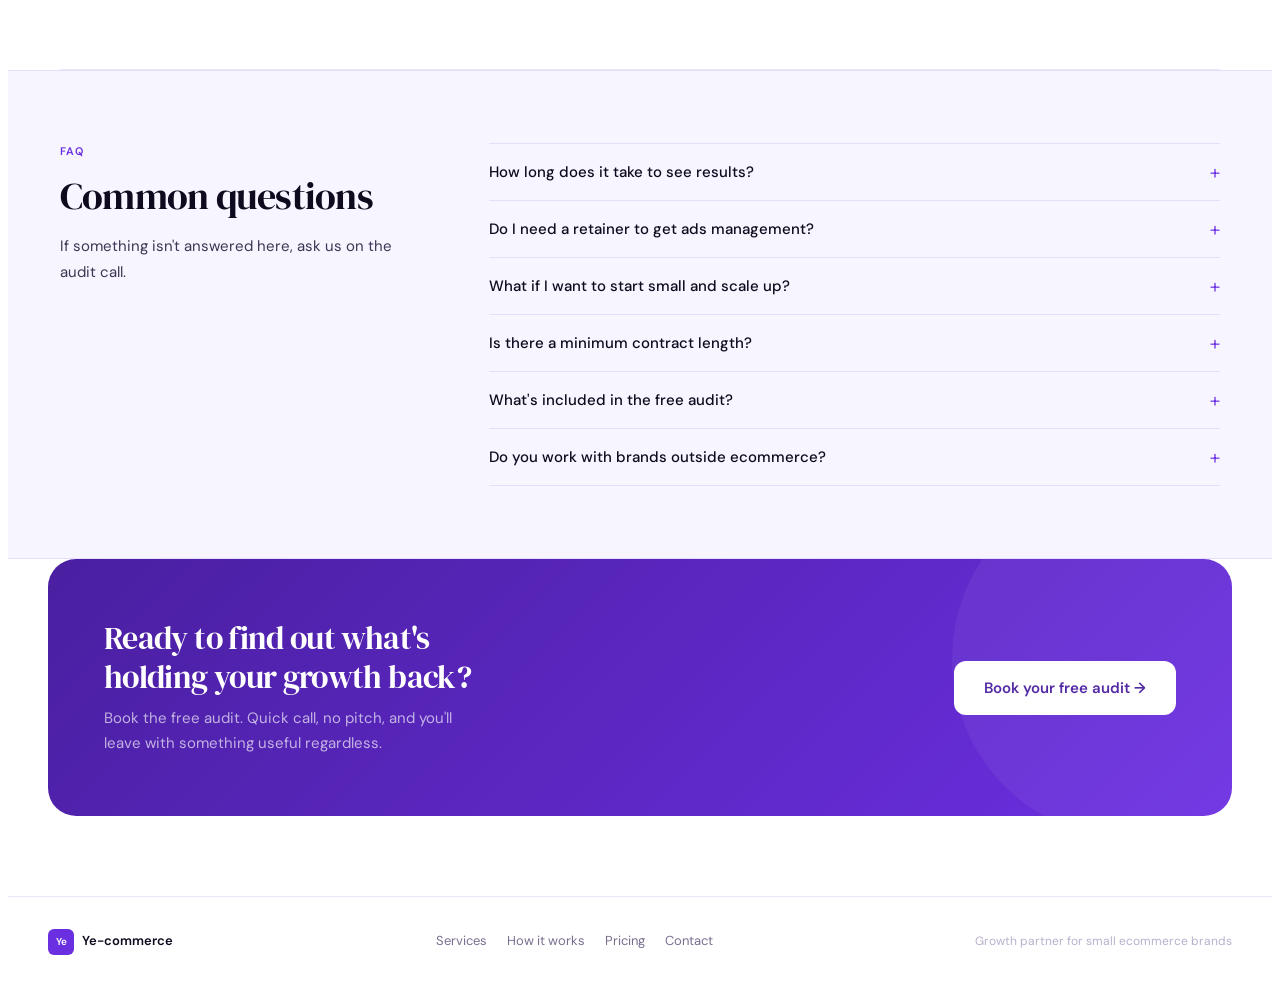
<file: how-it-works/index.html>
<!DOCTYPE html>
<html lang="en">
<head>
  <meta charset="UTF-8">
  <meta name="viewport" content="width=device-width, initial-scale=1">
  <title>How It Works — Yecommerce | Simple Process, Fast Start</title>
  <meta name="description" content="Book a free 15-minute marketing audit, get a prioritized growth roadmap, pick the right retainer. No long contracts, no agency overhead.">
  <link rel="canonical" href="https://yecommerce.io/how-it-works/">
  <meta property="og:type" content="website">
  <meta property="og:site_name" content="Yecommerce">
  <meta property="og:title" content="How It Works — Yecommerce | Simple Process, Fast Start">
  <meta property="og:description" content="Book a free 15-minute marketing audit, get a prioritized growth roadmap, pick the right retainer. No long contracts, no agency overhead.">
  <meta property="og:url" content="https://yecommerce.io/how-it-works/">
  <meta property="og:image" content="https://yecommerce.io/assets/img/og-image.png">
  <meta name="twitter:card" content="summary_large_image">
  <link rel="icon" href="/assets/img/favicon.svg" type="image/svg+xml">
  <link rel="icon" href="/assets/img/favicon-32.png" sizes="32x32" type="image/png">
  <link rel="apple-touch-icon" href="/assets/img/apple-touch-icon.png">
  <link rel="preconnect" href="https://fonts.googleapis.com">
  <link rel="preconnect" href="https://fonts.gstatic.com" crossorigin>
  <link rel="stylesheet" href="https://fonts.googleapis.com/css2?family=DM+Sans:wght@400;500;600;700&family=DM+Serif+Display&display=swap">
  <!-- Google tag (gtag.js) -->
  <script async src="https://www.googletagmanager.com/gtag/js?id=G-0S82XL4HF1"></script>
  <script>
    window.dataLayer = window.dataLayer || [];
    function gtag(){dataLayer.push(arguments);}
    gtag('js', new Date());
    gtag('config', 'G-0S82XL4HF1');
    gtag('config', 'AW-1068863832');
  </script>
  <link rel="stylesheet" href="/assets/css/main.css">
  <style>
.step-block{display:grid;grid-template-columns:200px 1fr;gap:0;border-bottom:1px solid var(--bd);padding:60px 40px;max-width:1160px;margin:0 auto;align-items:start;}
.step-block:last-child{border-bottom:none;}
.step-left{padding-right:40px;padding-top:4px;}
.step-bnum{font-family:'DM Serif Display',serif;font-size:64px;color:var(--pu-l);line-height:1;margin-bottom:8px;}
.step-tag{font-size:11px;font-weight:600;color:var(--pu);text-transform:uppercase;letter-spacing:0.08em;}
.step-right .h2sm{font-family:'DM Serif Display',serif;}
.step-callout{background:var(--pu-l);border-radius:var(--r2);padding:14px 18px;margin-top:20px;font-size:13px;color:var(--pu-d);line-height:1.6;font-style:italic;}
.faq-section{background:var(--bg2);border-top:1px solid var(--bd);border-bottom:1px solid var(--bd);padding:72px 40px;}
.faq-inner{max-width:1160px;margin:0 auto;display:grid;grid-template-columns:1fr 2fr;gap:64px;}
@media(max-width:768px){
  .step-block{grid-template-columns:1fr;padding:40px 20px;gap:20px;}
  .step-left{padding-right:0;}
  .faq-section{padding:48px 20px;}
  .faq-inner{grid-template-columns:1fr;gap:28px;}
}
  </style>
</head>
<body>
<div class="yc">
<nav class="yc-nav">
  <input type="checkbox" id="yc-tog">
  <a href="/" class="yc-logo">
    <div class="yc-logo-sq"><span>Ye</span></div>
    <span class="yc-logo-txt">Ye-commerce</span>
  </a>
  <ul class="yc-nav-links">
    <li><a href="/services/">Services</a></li>
    <li><a href="/how-it-works/" class="on">How it works</a></li>
    <li><a href="/pricing/">Pricing</a></li>
    <li><a href="/contact/">Contact</a></li>
  </ul>
  <a href="/contact/" class="yc-nav-btn">Book a free audit</a>
  <label for="yc-tog" class="yc-ham" aria-label="Menu">
    <span></span><span></span><span></span>
  </label>
  <div class="yc-drawer">
    <a href="/services/">Services</a>
    <a href="/how-it-works/" class="on">How it works</a>
    <a href="/pricing/">Pricing</a>
    <a href="/contact/">Contact</a>
    <a href="/contact/" class="dc">Book a free audit</a>
  </div>
</nav>
<div class="page-hero yf on">
  <div class="lbl">How it works</div>
  <h1 class="h1">Simple process.<br>Fast start. Real results.</h1>
  <p class="lead">We built our process around one reality: your marketing is either making you money right now, or it isn't. We don't do slow.</p>
</div>
<div class="step-block yf on">
  <div class="step-left"><div class="step-bnum">01</div><div class="step-tag">Free audit call</div></div>
  <div class="step-right">
    <div class="h2sm">Book your free marketing audit</div>
    <p class="body">A quick 15-minute call. No pre-call questionnaire. No slide deck from us. We come prepared, ask the right questions, and spend the time understanding your funnel, your channels, and where the gaps are.</p>
    <p class="body">You'll leave with a clear picture of what's working, what isn't, and what we'd prioritise — regardless of whether we work together. No catch, no obligation.</p>
    <div class="step-callout">What to expect: an honest conversation, not a sales pitch.</div>
  </div>
</div>
<div class="step-block yf on">
  <div class="step-left"><div class="step-bnum">02</div><div class="step-tag">Growth roadmap</div></div>
  <div class="step-right">
    <div class="h2sm">Get your growth roadmap</div>
    <p class="body">If it makes sense to work together, we put together a clear, prioritised view of the highest-ROI moves for your specific stage and budget. Not a 40-slide deck — just what actually matters.</p>
    <p class="body">We'll be direct about what you need now, what can wait, and which channels to ignore entirely. A lot of the value is in what we tell you not to do.</p>
  </div>
</div>
<div class="step-block yf on">
  <div class="step-left"><div class="step-bnum">03</div><div class="step-tag">Choose your tier</div></div>
  <div class="step-right">
    <div class="h2sm">Pick the right retainer</div>
    <p class="body">We'll recommend the tier that makes sense for your current scope — and we'll be honest if we think you should start smaller. No upselling you into something you don't need yet.</p>
    <p class="body">Once you're ready to start, onboarding is quick. We get access to what we need, align on priorities, and get moving within the first week.</p>
  </div>
</div>
<div class="step-block yf">
  <div class="step-left"><div class="step-bnum">04</div><div class="step-tag">Ongoing partnership</div></div>
  <div class="step-right">
    <div class="h2sm">Grow together</div>
    <p class="body">We manage the channels, coordinate the specialists, report on what's moving, and keep pushing for the next lever. Every month you get a clear view of what we did, what it produced, and what we're focused on next.</p>
    <p class="body">We aim to be genuinely proactive — bringing ideas to you before you have to ask. That's what a partner does.</p>
  </div>
</div>

<div class="faq-section yf">
  <div class="faq-inner">
    <div>
      <div class="lbl">FAQ</div>
      <div class="h2">Common questions</div>
      <p class="body">If something isn't answered here, ask us on the audit call.</p>
    </div>
    <div>
      <div class="faq-item"><button class="yc-faq-q">How long does it take to see results? <span class="yc-faq-icon">+</span></button><p class="yc-faq-a">Paid channels typically show meaningful data within 4–8 weeks. Email improvements are often faster. SEO takes longer — we'll give you realistic timelines for each channel upfront.</p></div>
      <div class="faq-item"><button class="yc-faq-q">Do I need a retainer to get ads management? <span class="yc-faq-icon">+</span></button><p class="yc-faq-a">No. Ads management can be used as a standalone service. Most clients see better results when it's paired with at least a Starter retainer — because the strategy context matters.</p></div>
      <div class="faq-item"><button class="yc-faq-q">What if I want to start small and scale up? <span class="yc-faq-icon">+</span></button><p class="yc-faq-a">That's exactly what the Starter tier is for. Most clients move to Growth within 3–6 months once they've seen what's possible.</p></div>
      <div class="faq-item"><button class="yc-faq-q">Is there a minimum contract length? <span class="yc-faq-icon">+</span></button><p class="yc-faq-a">We ask for a 3-month initial commitment — enough time to do meaningful work. After that, rolling monthly with 30 days notice.</p></div>
      <div class="faq-item"><button class="yc-faq-q">What's included in the free audit? <span class="yc-faq-icon">+</span></button><p class="yc-faq-a">Everything. A genuine look at your funnel, channels, and numbers. We don't hold back the useful stuff until you're a client.</p></div>
      <div class="faq-item"><button class="yc-faq-q">Do you work with brands outside ecommerce? <span class="yc-faq-icon">+</span></button><p class="yc-faq-a">Our sweet spot is ecommerce brands doing $250K–$2.5M. We occasionally work outside that range if the fit is right — worth a conversation.</p></div>
    </div>
  </div>
</div>

<div class="cta-wrap yf">
  <div class="cta-band">
    <div><h2>Ready to find out what's holding your growth back?</h2><p>Book the free audit. Quick call, no pitch, and you'll leave with something useful regardless.</p></div>
    <a href="/contact/" class="btn-wh">Book your free audit →</a>
  </div>
</div>
<footer class="yc-footer">
  <a href="/" class="yc-footer-logo">
    <div class="yc-footer-sq"><span>Ye</span></div>
    <span class="yc-footer-name">Ye-commerce</span>
  </a>
  <div class="yc-footer-links">
    <a href="/services/">Services</a>
    <a href="/how-it-works/">How it works</a>
    <a href="/pricing/">Pricing</a>
    <a href="/contact/">Contact</a>
  </div>
  <span class="yc-footer-tag">Growth partner for small ecommerce brands</span>
</footer>
</div>
<script>
(function(){
  if(!window.IntersectionObserver){document.querySelectorAll('.yf').forEach(function(e){e.classList.add('on');});return;}
  var o=new IntersectionObserver(function(entries){entries.forEach(function(e){if(e.isIntersecting){e.target.classList.add('on');o.unobserve(e.target);}});},{threshold:0,rootMargin:'0px 0px -40px 0px'});
  document.querySelectorAll('.yf').forEach(function(e){o.observe(e);});
  document.querySelectorAll('.yc-faq-q').forEach(function(b){b.addEventListener('click',function(){var i=this.closest('.yc-faq-item');var op=i.classList.contains('open');document.querySelectorAll('.yc-faq-item').forEach(function(x){x.classList.remove('open');});if(!op)i.classList.add('open');});});
})();
</script>
</body>
</html>
</file>
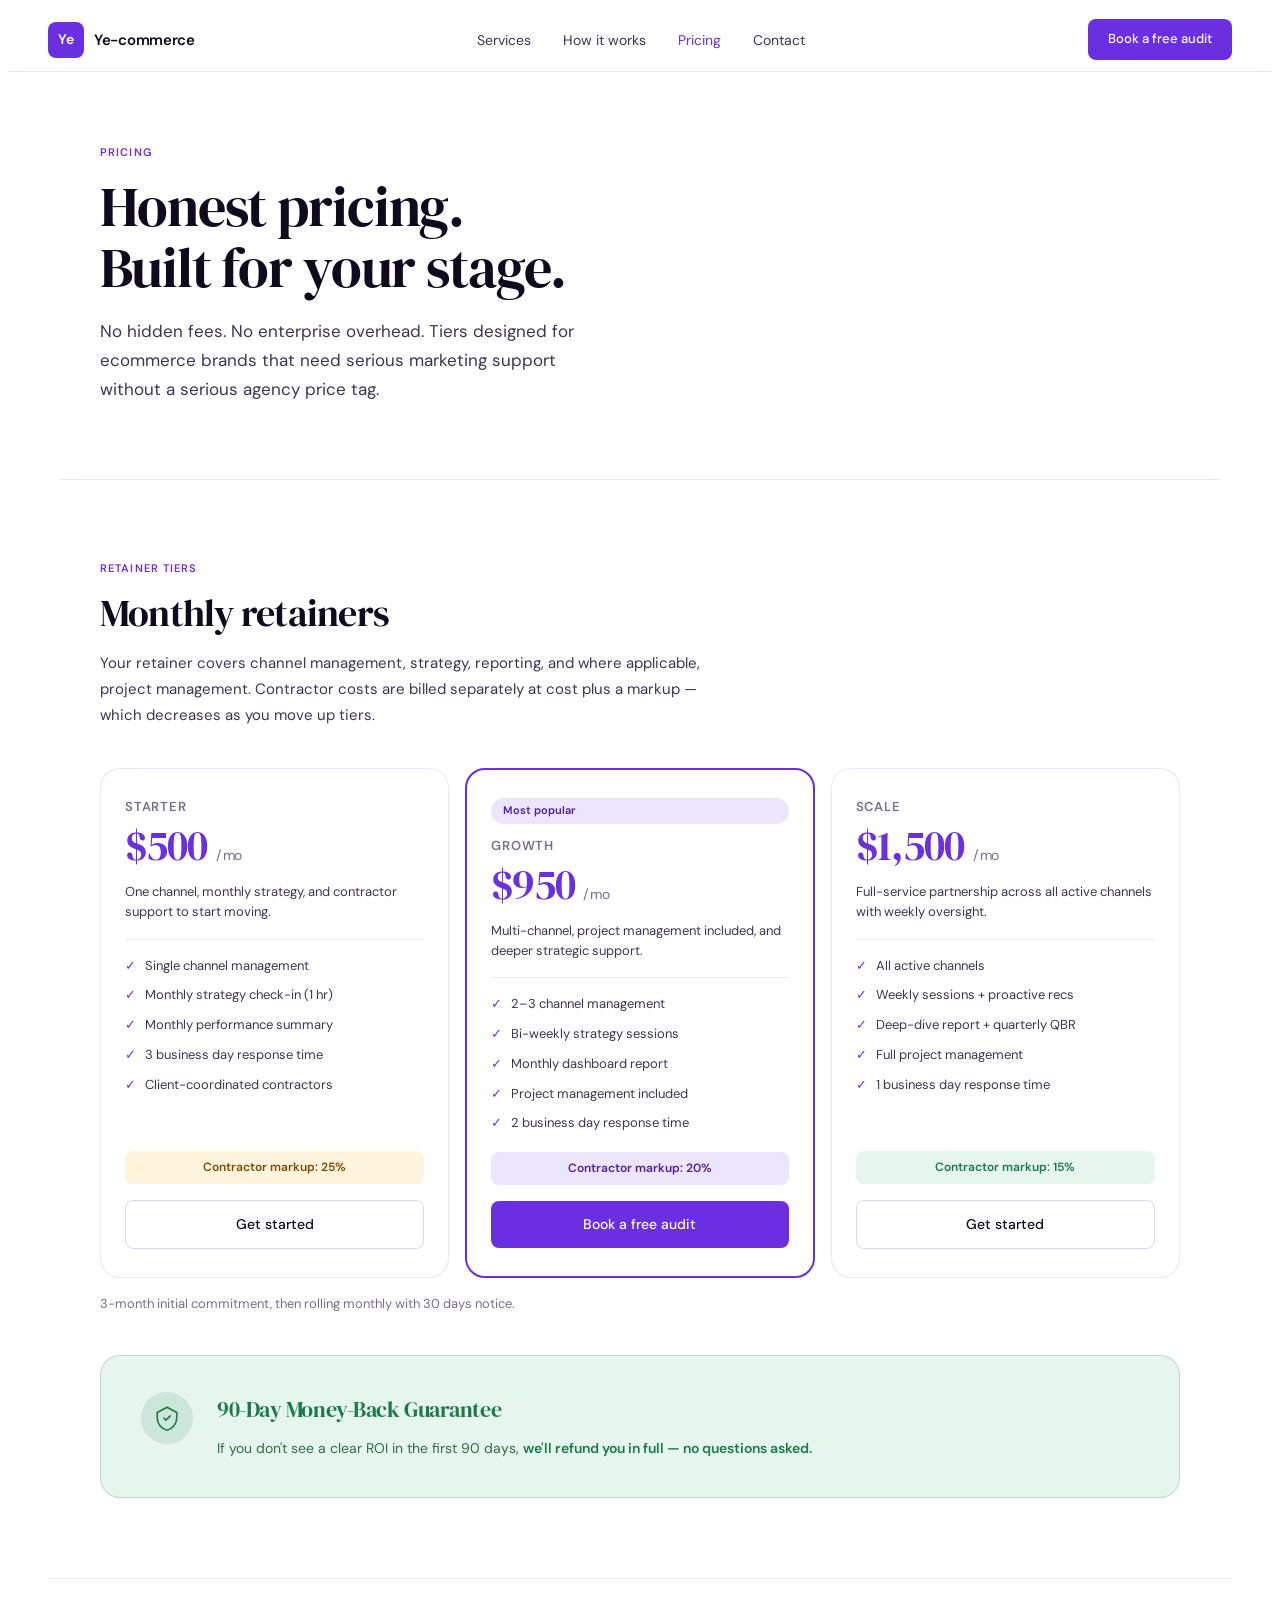
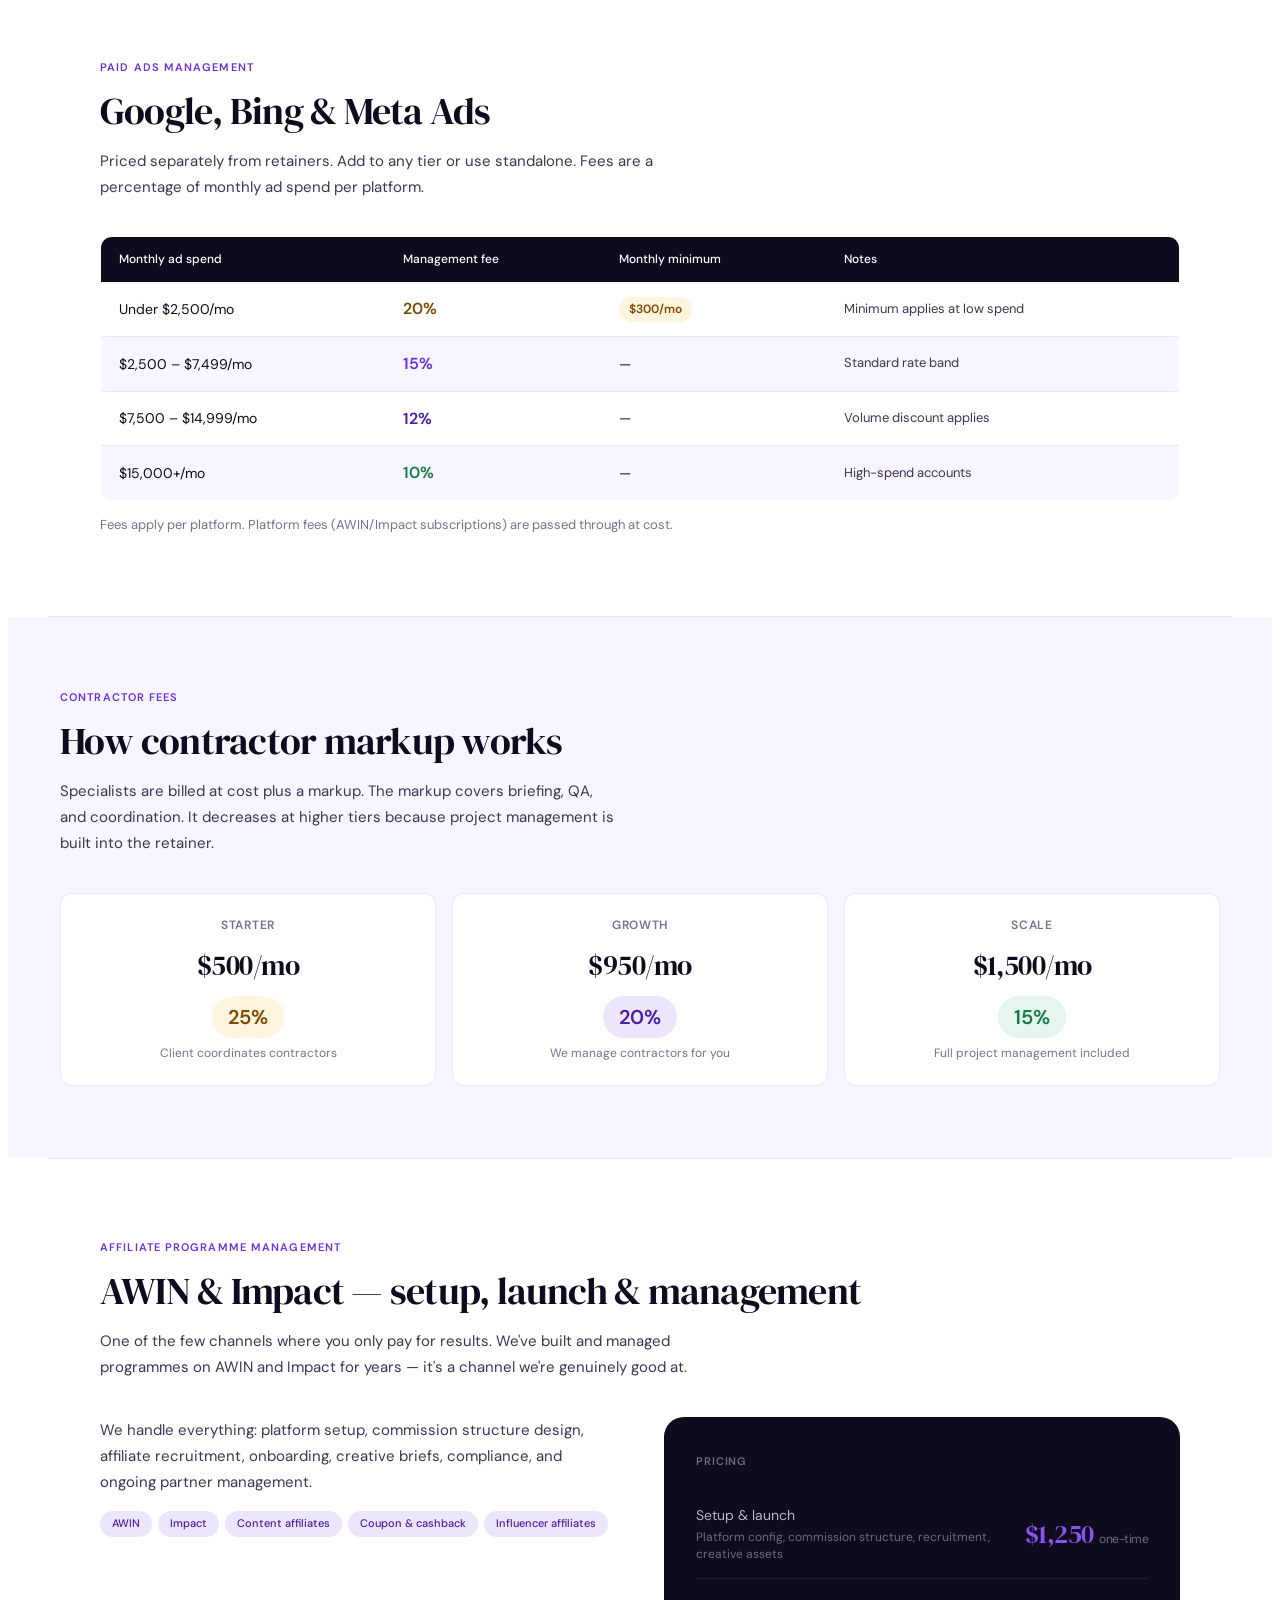
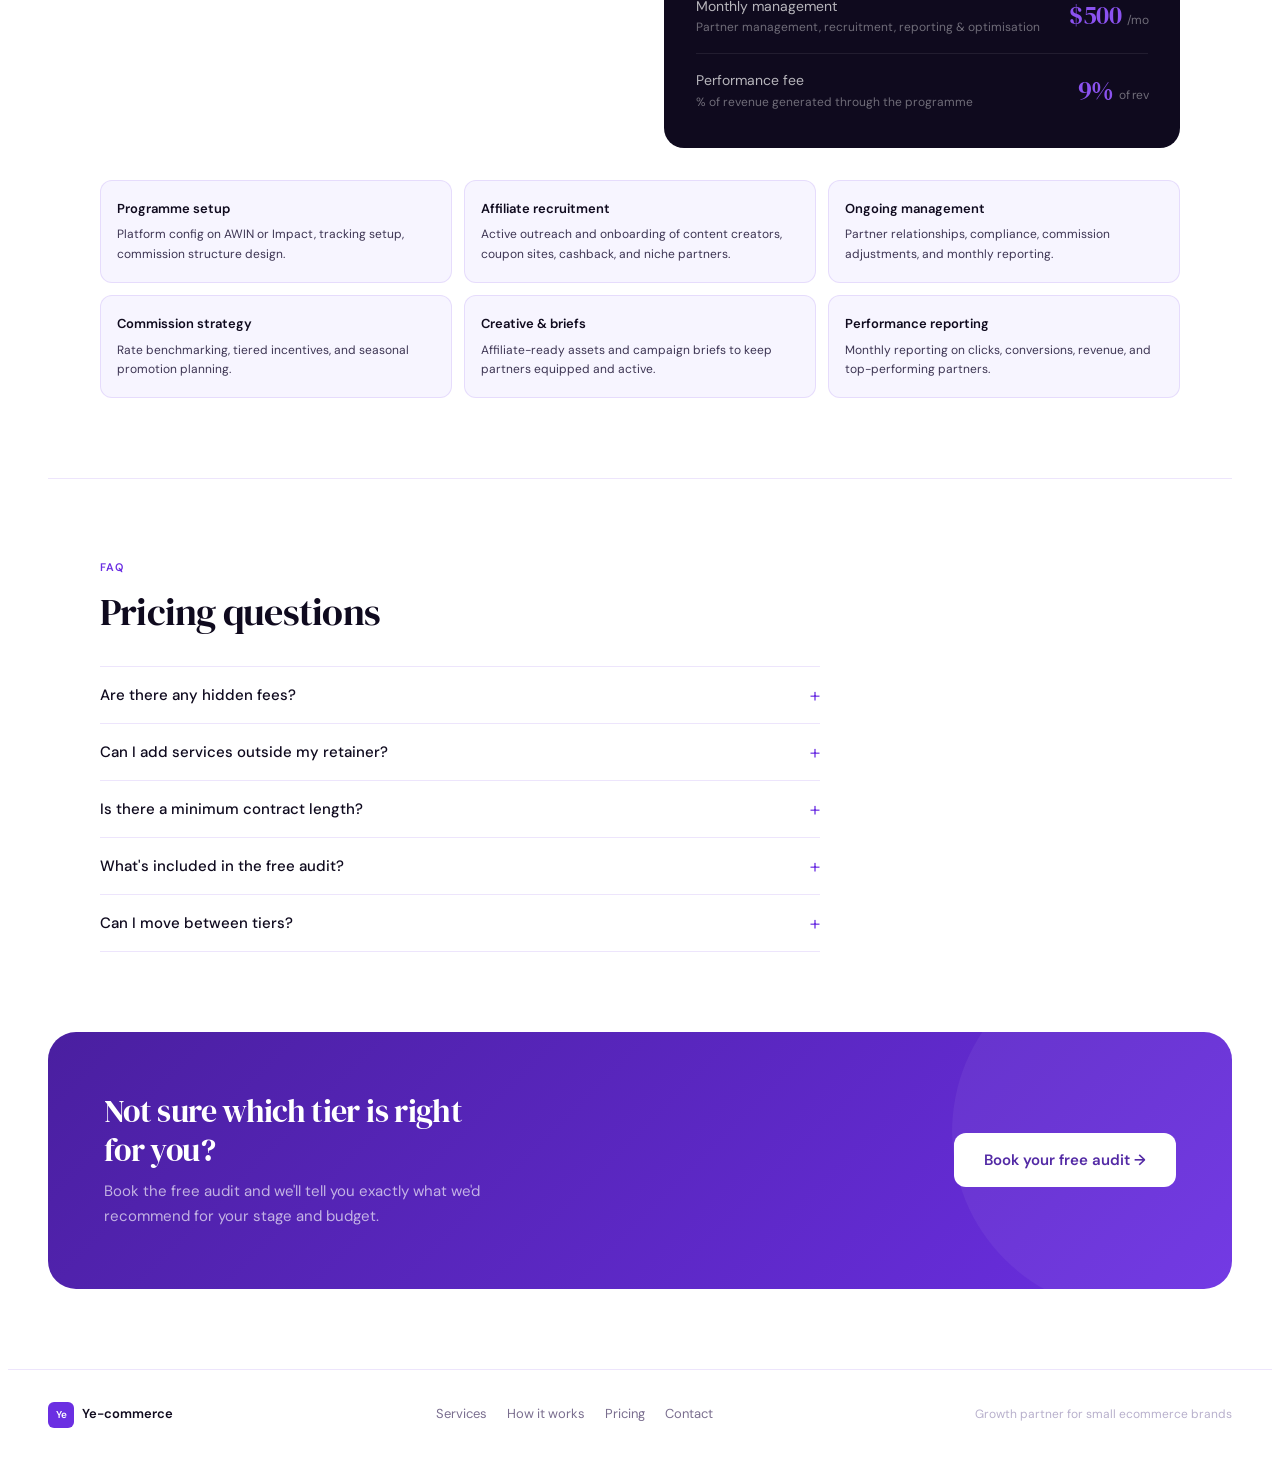
<file: pricing/index.html>
<!DOCTYPE html>
<html lang="en">
<head>
  <meta charset="UTF-8">
  <meta name="viewport" content="width=device-width, initial-scale=1">
  <title>Pricing — Yecommerce | Honest Retainers Built for Your Stage</title>
  <meta name="description" content="Transparent monthly retainers from $500/mo, ads management billed on combined spend, and affiliate program management. No hidden fees, no enterprise overhead. 90-day money-back guarantee.">
  <link rel="canonical" href="https://yecommerce.io/pricing/">
  <meta property="og:type" content="website">
  <meta property="og:site_name" content="Yecommerce">
  <meta property="og:title" content="Pricing — Yecommerce | Honest Retainers Built for Your Stage">
  <meta property="og:description" content="Transparent monthly retainers from $500/mo, ads management billed on combined spend, and affiliate program management. No hidden fees, no enterprise overhead. 90-day money-back guarantee.">
  <meta property="og:url" content="https://yecommerce.io/pricing/">
  <meta property="og:image" content="https://yecommerce.io/assets/img/og-image.png">
  <meta name="twitter:card" content="summary_large_image">
  <link rel="icon" href="/assets/img/favicon.svg" type="image/svg+xml">
  <link rel="icon" href="/assets/img/favicon-32.png" sizes="32x32" type="image/png">
  <link rel="apple-touch-icon" href="/assets/img/apple-touch-icon.png">
  <link rel="preconnect" href="https://fonts.googleapis.com">
  <link rel="preconnect" href="https://fonts.gstatic.com" crossorigin>
  <link rel="stylesheet" href="https://fonts.googleapis.com/css2?family=DM+Sans:wght@400;500;600;700&family=DM+Serif+Display&display=swap">
  <!-- Google tag (gtag.js) -->
  <script async src="https://www.googletagmanager.com/gtag/js?id=G-0S82XL4HF1"></script>
  <script>
    window.dataLayer = window.dataLayer || [];
    function gtag(){dataLayer.push(arguments);}
    gtag('js', new Date());
    gtag('config', 'G-0S82XL4HF1');
    gtag('config', 'AW-1068863832');
  </script>
  <link rel="stylesheet" href="/assets/css/main.css">
  <style>
.tiers{display:grid;grid-template-columns:repeat(3,1fr);gap:16px;}
.tier{border:1px solid var(--bd);border-radius:var(--r3);padding:28px 24px;display:flex;flex-direction:column;background:var(--bg);transition:transform .2s;}
.tier:hover{transform:translateY(-3px);}
.tier-feat{border:2px solid var(--pu);}
.tier-badge{display:inline-block;font-size:11px;font-weight:600;color:var(--pu-d);background:var(--pu-l);padding:4px 12px;border-radius:40px;margin-bottom:12px;}
.tier-name{font-size:13px;font-weight:600;color:var(--ink3);text-transform:uppercase;letter-spacing:0.06em;margin-bottom:6px;}
.tier-price{font-family:'DM Serif Display',serif;font-size:42px;color:var(--pu);letter-spacing:-0.02em;line-height:1;margin-bottom:6px;}
.tier-price small{font-family:'DM Sans',sans-serif;font-size:14px;font-weight:400;color:var(--ink3);}
.tier-desc{font-size:13px;color:var(--ink2);line-height:1.55;margin:10px 0 16px;padding-bottom:16px;border-bottom:1px solid var(--bd);}
.tier-list{list-style:none;display:flex;flex-direction:column;gap:9px;margin-bottom:18px;flex:1;}
.tier-list li{font-size:13px;color:var(--ink2);display:flex;gap:9px;}
.tier-list li::before{content:'✓';color:var(--pu);flex-shrink:0;}
.tier-markup{font-size:12px;font-weight:600;padding:7px 12px;border-radius:var(--r1);text-align:center;margin-bottom:16px;}
.mk-am{color:var(--am);background:var(--am-bg);}
.mk-pu{color:var(--pu-d);background:var(--pu-l);}
.mk-gr{color:var(--gr);background:var(--gr-bg);}
.tbtn{display:block;width:100%;padding:12px;border-radius:var(--r1);font-size:14px;font-weight:500;cursor:pointer;font-family:'DM Sans',sans-serif;text-align:center;text-decoration:none !important;transition:all .15s;}
.tbtn-gh{background:none;border:1px solid var(--bd2);color:var(--ink) !important;}
.tbtn-gh:hover{border-color:var(--pu);background:var(--pu-l);color:var(--pu) !important;}
.tbtn-pu{background:var(--pu);border:none;color:#fff !important;}
.tbtn-pu:hover{background:var(--pu-d);}
.ads-table{width:100%;border-collapse:collapse;border:1px solid var(--bd);border-radius:var(--r2);overflow:hidden;}
.ads-table th{background:var(--ink);color:#fff;font-size:12px;font-weight:500;text-align:left;padding:13px 18px;}
.ads-table td{padding:14px 18px;font-size:14px;border-bottom:1px solid var(--bd);}
.ads-table tr:last-child td{border-bottom:none;}
.ads-table tr:nth-child(even) td{background:var(--bg2);}
.pct{font-weight:600;font-size:16px;}
.pct.am{color:var(--am);}
.pct.pu{color:var(--pu);}
.pct.pd{color:var(--pu-d);}
.pct.gr{color:var(--gr);}
.min-pill{display:inline-block;background:var(--am-bg);color:var(--am);font-size:12px;font-weight:600;padding:3px 10px;border-radius:40px;}
.mkup-grid{display:grid;grid-template-columns:repeat(3,1fr);gap:16px;}
.mkup-card{background:var(--bg);border:1px solid var(--bd);border-radius:var(--r2);padding:22px;text-align:center;}
.mkup-tier{font-size:12px;font-weight:600;color:var(--ink3);text-transform:uppercase;letter-spacing:0.06em;margin-bottom:8px;}
.mkup-ret{font-family:'DM Serif Display',serif;font-size:28px;color:var(--ink);font-weight:400;letter-spacing:-0.02em;margin-bottom:8px;}
.mkup-pct{font-size:20px;font-weight:600;padding:5px 16px;border-radius:40px;display:inline-block;margin-bottom:6px;}
.mkup-pct.am{color:var(--am);background:var(--am-bg);}
.mkup-pct.pu{color:var(--pu-d);background:var(--pu-l);}
.mkup-pct.gr{color:var(--gr);background:var(--gr-bg);}
.mkup-lbl{font-size:12px;color:var(--ink3);}
.aff-box{background:var(--ink);border-radius:var(--r3);padding:36px 32px;display:flex;flex-direction:column;gap:0;}
.aff-row{padding:16px 0;border-bottom:1px solid rgba(255,255,255,0.08);display:flex;justify-content:space-between;align-items:center;gap:16px;}
.aff-row:last-child{border-bottom:none;padding-bottom:0;}
.aff-lbl{font-size:14px;color:rgba(255,255,255,0.7);line-height:1.4;}
.aff-lbl small{font-size:12px;color:rgba(255,255,255,0.4);display:block;margin-top:3px;}
.aff-val{font-family:'DM Serif Display',serif;font-size:26px;color:var(--pu-m);letter-spacing:-0.02em;white-space:nowrap;}
.aff-val em{font-family:'DM Sans',sans-serif;font-size:12px;font-weight:400;color:rgba(255,255,255,0.4);font-style:normal;}
.aff-grid{display:grid;grid-template-columns:1fr 1fr;gap:48px;align-items:start;}
.aff-includes{display:grid;grid-template-columns:repeat(3,1fr);gap:12px;margin-top:32px;}
.aff-card{background:var(--bg2);border:1px solid var(--bd);border-radius:var(--r2);padding:18px 16px;}
.aff-card h4{font-size:13px;font-weight:600;margin-bottom:6px;}
.aff-card p{font-size:12px;color:var(--ink2);line-height:1.6;}
@media(max-width:768px){
  .tiers{grid-template-columns:1fr;}
  .ads-table th:last-child,.ads-table td:last-child{display:none;}
  .mkup-grid{grid-template-columns:1fr;}
  .aff-grid{grid-template-columns:1fr;}
  .aff-box{padding:24px 20px;}
  .aff-row{flex-direction:column;align-items:flex-start;gap:6px;}
  .aff-includes{grid-template-columns:1fr;}
}
  </style>
</head>
<body>
<div class="yc">
<nav class="yc-nav">
  <input type="checkbox" id="yc-tog">
  <a href="/" class="yc-logo">
    <div class="yc-logo-sq"><span>Ye</span></div>
    <span class="yc-logo-txt">Ye-commerce</span>
  </a>
  <ul class="yc-nav-links">
    <li><a href="/services/">Services</a></li>
    <li><a href="/how-it-works/">How it works</a></li>
    <li><a href="/pricing/" class="on">Pricing</a></li>
    <li><a href="/contact/">Contact</a></li>
  </ul>
  <a href="/contact/" class="yc-nav-btn">Book a free audit</a>
  <label for="yc-tog" class="yc-ham" aria-label="Menu">
    <span></span><span></span><span></span>
  </label>
  <div class="yc-drawer">
    <a href="/services/">Services</a>
    <a href="/how-it-works/">How it works</a>
    <a href="/pricing/" class="on">Pricing</a>
    <a href="/contact/">Contact</a>
    <a href="/contact/" class="dc">Book a free audit</a>
  </div>
</nav>
<div class="page-hero yf on">
  <div class="lbl">Pricing</div>
  <h1 class="h1">Honest pricing.<br>Built for your stage.</h1>
  <p class="lead">No hidden fees. No enterprise overhead. Tiers designed for ecommerce brands that need serious marketing support without a serious agency price tag.</p>
</div>
<div class="section yf on">
  <div class="lbl">Retainer tiers</div>
  <div class="h2">Monthly retainers</div>
  <p class="body" style="max-width:600px;margin-bottom:40px">Your retainer covers channel management, strategy, reporting, and where applicable, project management. Contractor costs are billed separately at cost plus a markup — which decreases as you move up tiers.</p>
  <div class="tiers">
    <div class="tier">
      <div class="tier-name">Starter</div>
      <div class="tier-price">$500 <small>/ mo</small></div>
      <p class="tier-desc">One channel, monthly strategy, and contractor support to start moving.</p>
      <ul class="tier-list"><li>Single channel management</li><li>Monthly strategy check-in (1 hr)</li><li>Monthly performance summary</li><li>3 business day response time</li><li>Client-coordinated contractors</li></ul>
      <div class="tier-markup mk-am">Contractor markup: 25%</div>
      <a href="/contact/" class="tbtn tbtn-gh">Get started</a>
    </div>
    <div class="tier tier-feat">
      <div class="tier-badge">Most popular</div>
      <div class="tier-name">Growth</div>
      <div class="tier-price">$950 <small>/ mo</small></div>
      <p class="tier-desc">Multi-channel, project management included, and deeper strategic support.</p>
      <ul class="tier-list"><li>2–3 channel management</li><li>Bi-weekly strategy sessions</li><li>Monthly dashboard report</li><li>Project management included</li><li>2 business day response time</li></ul>
      <div class="tier-markup mk-pu">Contractor markup: 20%</div>
      <a href="/contact/" class="tbtn tbtn-pu">Book a free audit</a>
    </div>
    <div class="tier">
      <div class="tier-name">Scale</div>
      <div class="tier-price">$1,500 <small>/ mo</small></div>
      <p class="tier-desc">Full-service partnership across all active channels with weekly oversight.</p>
      <ul class="tier-list"><li>All active channels</li><li>Weekly sessions + proactive recs</li><li>Deep-dive report + quarterly QBR</li><li>Full project management</li><li>1 business day response time</li></ul>
      <div class="tier-markup mk-gr">Contractor markup: 15%</div>
      <a href="/contact/" class="tbtn tbtn-gh">Get started</a>
    </div>
  </div>
  <p style="font-size:13px;color:var(--ink3);margin-top:16px">3-month initial commitment, then rolling monthly with 30 days notice.</p>
  <div class="guar" style="margin-top:40px">
    <div class="guar-icon"><svg width="26" height="26" viewBox="0 0 24 24" fill="none" stroke="#1A7A4A" stroke-width="1.5" stroke-linecap="round" stroke-linejoin="round"><path d="M12 2L3 7v5c0 5.25 3.75 10.15 9 11.25C17.25 22.15 21 17.25 21 12V7z"></path><path d="M9 12l2 2 4-4"></path></svg></div>
    <div><h3>90-Day Money-Back Guarantee</h3><p>If you don't see a clear ROI in the first 90 days, <strong>we'll refund you in full — no questions asked.</strong></p></div>
  </div>
</div>

<hr class="divider">

<div class="section yf">
  <div class="lbl">Paid ads management</div>
  <div class="h2">Google, Bing &amp; Meta Ads</div>
  <p class="body" style="max-width:600px;margin-bottom:36px">Priced separately from retainers. Add to any tier or use standalone. Fees are a percentage of monthly ad spend per platform.</p>
  <table class="ads-table">
    <thead><tr><th>Monthly ad spend</th><th>Management fee</th><th>Monthly minimum</th><th>Notes</th></tr></thead>
    <tbody>
      <tr><td>Under $2,500/mo</td><td><span class="pct am">20%</span></td><td><span class="min-pill">$300/mo</span></td><td style="font-size:13px;color:var(--ink2)">Minimum applies at low spend</td></tr>
      <tr><td>$2,500 – $7,499/mo</td><td><span class="pct pu">15%</span></td><td>—</td><td style="font-size:13px;color:var(--ink2)">Standard rate band</td></tr>
      <tr><td>$7,500 – $14,999/mo</td><td><span class="pct pd">12%</span></td><td>—</td><td style="font-size:13px;color:var(--ink2)">Volume discount applies</td></tr>
      <tr><td>$15,000+/mo</td><td><span class="pct gr">10%</span></td><td>—</td><td style="font-size:13px;color:var(--ink2)">High-spend accounts</td></tr>
    </tbody>
  </table>
  <p style="font-size:13px;color:var(--ink3);margin-top:14px">Fees apply per platform. Platform fees (AWIN/Impact subscriptions) are passed through at cost.</p>
</div>

<hr class="divider">

<div class="section yf" style="background:var(--bg2);max-width:100%;padding:72px 40px;">
  <div style="max-width:1160px;margin:0 auto">
    <div class="lbl">Contractor fees</div>
    <div class="h2">How contractor markup works</div>
    <p class="body" style="max-width:560px;margin-bottom:36px">Specialists are billed at cost plus a markup. The markup covers briefing, QA, and coordination. It decreases at higher tiers because project management is built into the retainer.</p>
    <div class="mkup-grid">
      <div class="mkup-card"><div class="mkup-tier">Starter</div><div class="mkup-ret">$500/mo</div><div class="mkup-pct am">25%</div><div class="mkup-lbl">Client coordinates contractors</div></div>
      <div class="mkup-card"><div class="mkup-tier">Growth</div><div class="mkup-ret">$950/mo</div><div class="mkup-pct pu">20%</div><div class="mkup-lbl">We manage contractors for you</div></div>
      <div class="mkup-card"><div class="mkup-tier">Scale</div><div class="mkup-ret">$1,500/mo</div><div class="mkup-pct gr">15%</div><div class="mkup-lbl">Full project management included</div></div>
    </div>
  </div>
</div>

<hr class="divider">

<div class="section yf">
  <div class="lbl">Affiliate programme management</div>
  <div class="h2">AWIN &amp; Impact — setup, launch &amp; management</div>
  <p class="body" style="max-width:600px;margin-bottom:36px">One of the few channels where you only pay for results. We've built and managed programmes on AWIN and Impact for years — it's a channel we're genuinely good at.</p>
  <div class="aff-grid">
    <div>
      <p class="body">We handle everything: platform setup, commission structure design, affiliate recruitment, onboarding, creative briefs, compliance, and ongoing partner management.</p>
      <div style="display:flex;flex-wrap:wrap;gap:6px;margin-top:16px"><span class="pill">AWIN</span><span class="pill">Impact</span><span class="pill">Content affiliates</span><span class="pill">Coupon &amp; cashback</span><span class="pill">Influencer affiliates</span></div>
    </div>
    <div class="aff-box">
      <p style="font-size:11px;font-weight:600;color:rgba(255,255,255,0.4);text-transform:uppercase;letter-spacing:0.08em;margin-bottom:20px">Pricing</p>
      <div class="aff-row"><div class="aff-lbl">Setup &amp; launch<small>Platform config, commission structure, recruitment, creative assets</small></div><div class="aff-val">$1,250 <em>one-time</em></div></div>
      <div class="aff-row"><div class="aff-lbl">Monthly management<small>Partner management, recruitment, reporting &amp; optimisation</small></div><div class="aff-val">$500 <em>/mo</em></div></div>
      <div class="aff-row"><div class="aff-lbl">Performance fee<small>% of revenue generated through the programme</small></div><div class="aff-val">9% <em>of rev</em></div></div>
    </div>
  </div>
  <div class="aff-includes">
    <div class="aff-card"><h4>Programme setup</h4><p>Platform config on AWIN or Impact, tracking setup, commission structure design.</p></div>
    <div class="aff-card"><h4>Affiliate recruitment</h4><p>Active outreach and onboarding of content creators, coupon sites, cashback, and niche partners.</p></div>
    <div class="aff-card"><h4>Ongoing management</h4><p>Partner relationships, compliance, commission adjustments, and monthly reporting.</p></div>
    <div class="aff-card"><h4>Commission strategy</h4><p>Rate benchmarking, tiered incentives, and seasonal promotion planning.</p></div>
    <div class="aff-card"><h4>Creative &amp; briefs</h4><p>Affiliate-ready assets and campaign briefs to keep partners equipped and active.</p></div>
    <div class="aff-card"><h4>Performance reporting</h4><p>Monthly reporting on clicks, conversions, revenue, and top-performing partners.</p></div>
  </div>
</div>

<hr class="divider">

<div class="section yf">
  <div class="lbl">FAQ</div>
  <div class="h2">Pricing questions</div>
  <div style="max-width:720px;margin-top:32px">
    <div class="faq-item"><button class="yc-faq-q">Are there any hidden fees? <span class="yc-faq-icon">+</span></button><p class="yc-faq-a">No. Your retainer covers what's in your tier. Contractor costs are billed transparently at cost plus the stated markup. Any one-time setup fees for ads accounts are quoted before work begins.</p></div>
    <div class="faq-item"><button class="yc-faq-q">Can I add services outside my retainer? <span class="yc-faq-icon">+</span></button><p class="yc-faq-a">Yes. Additional channels or specialist work can be added at any point. We'll scope it and give you a clear cost before anything starts.</p></div>
    <div class="faq-item"><button class="yc-faq-q">Is there a minimum contract length? <span class="yc-faq-icon">+</span></button><p class="yc-faq-a">We ask for a 3-month initial commitment. After that, rolling monthly with 30 days notice to cancel or change tier.</p></div>
    <div class="faq-item"><button class="yc-faq-q">What's included in the free audit? <span class="yc-faq-icon">+</span></button><p class="yc-faq-a">A genuine look at your funnel, your current channels, and your numbers. We don't hold back the useful stuff until you're paying.</p></div>
    <div class="faq-item"><button class="yc-faq-q">Can I move between tiers? <span class="yc-faq-icon">+</span></button><p class="yc-faq-a">Yes, at any month-end with 30 days notice. Upgrading is straightforward — channel setups carry over. Downgrading may require a scope review.</p></div>
  </div>
</div>

<div class="cta-wrap yf">
  <div class="cta-band">
    <div><h2>Not sure which tier is right for you?</h2><p>Book the free audit and we'll tell you exactly what we'd recommend for your stage and budget.</p></div>
    <a href="/contact/" class="btn-wh">Book your free audit →</a>
  </div>
</div>
<footer class="yc-footer">
  <a href="/" class="yc-footer-logo">
    <div class="yc-footer-sq"><span>Ye</span></div>
    <span class="yc-footer-name">Ye-commerce</span>
  </a>
  <div class="yc-footer-links">
    <a href="/services/">Services</a>
    <a href="/how-it-works/">How it works</a>
    <a href="/pricing/">Pricing</a>
    <a href="/contact/">Contact</a>
  </div>
  <span class="yc-footer-tag">Growth partner for small ecommerce brands</span>
</footer>
</div>
<script>
(function(){
  if(!window.IntersectionObserver){document.querySelectorAll('.yf').forEach(function(e){e.classList.add('on');});return;}
  var o=new IntersectionObserver(function(entries){entries.forEach(function(e){if(e.isIntersecting){e.target.classList.add('on');o.unobserve(e.target);}});},{threshold:0,rootMargin:'0px 0px -40px 0px'});
  document.querySelectorAll('.yf').forEach(function(e){o.observe(e);});
  document.querySelectorAll('.yc-faq-q').forEach(function(b){b.addEventListener('click',function(){var i=this.closest('.yc-faq-item');var op=i.classList.contains('open');document.querySelectorAll('.yc-faq-item').forEach(function(x){x.classList.remove('open');});if(!op)i.classList.add('open');});});
})();
</script>
</body>
</html>
</file>
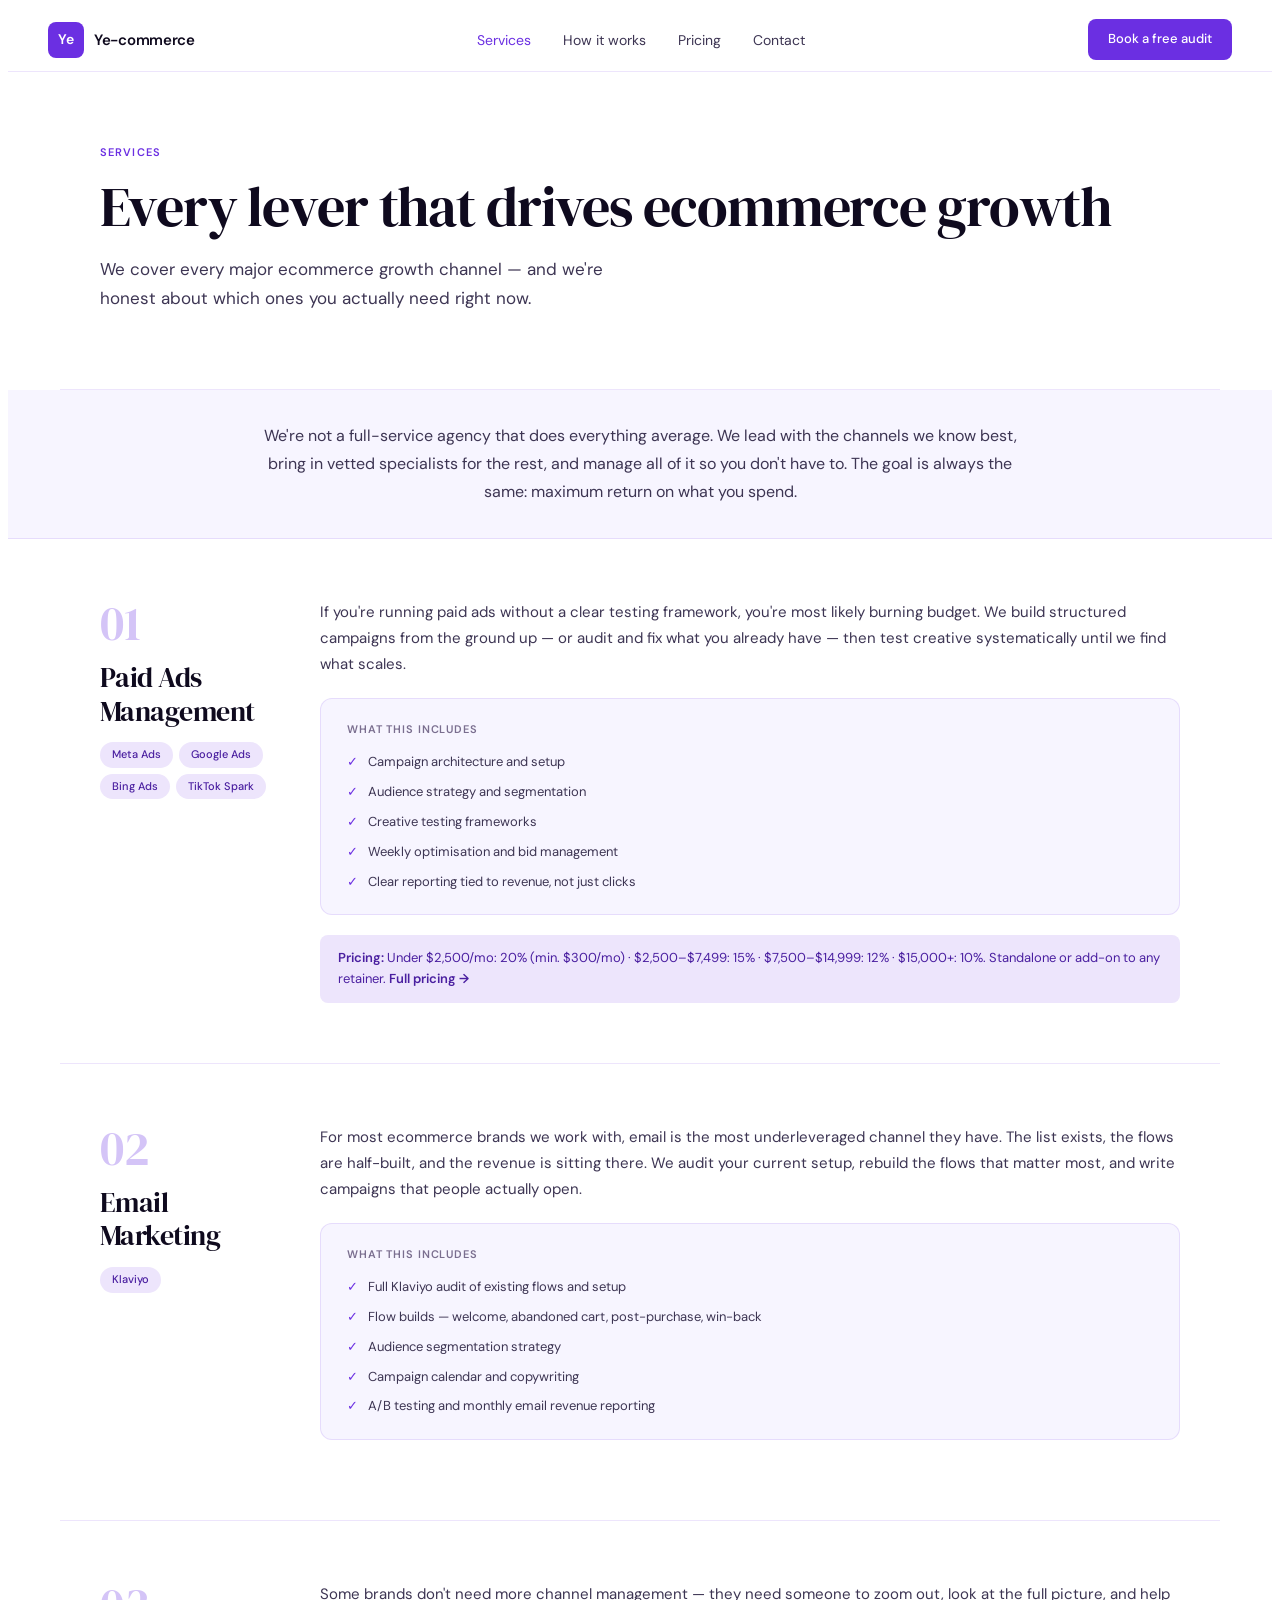
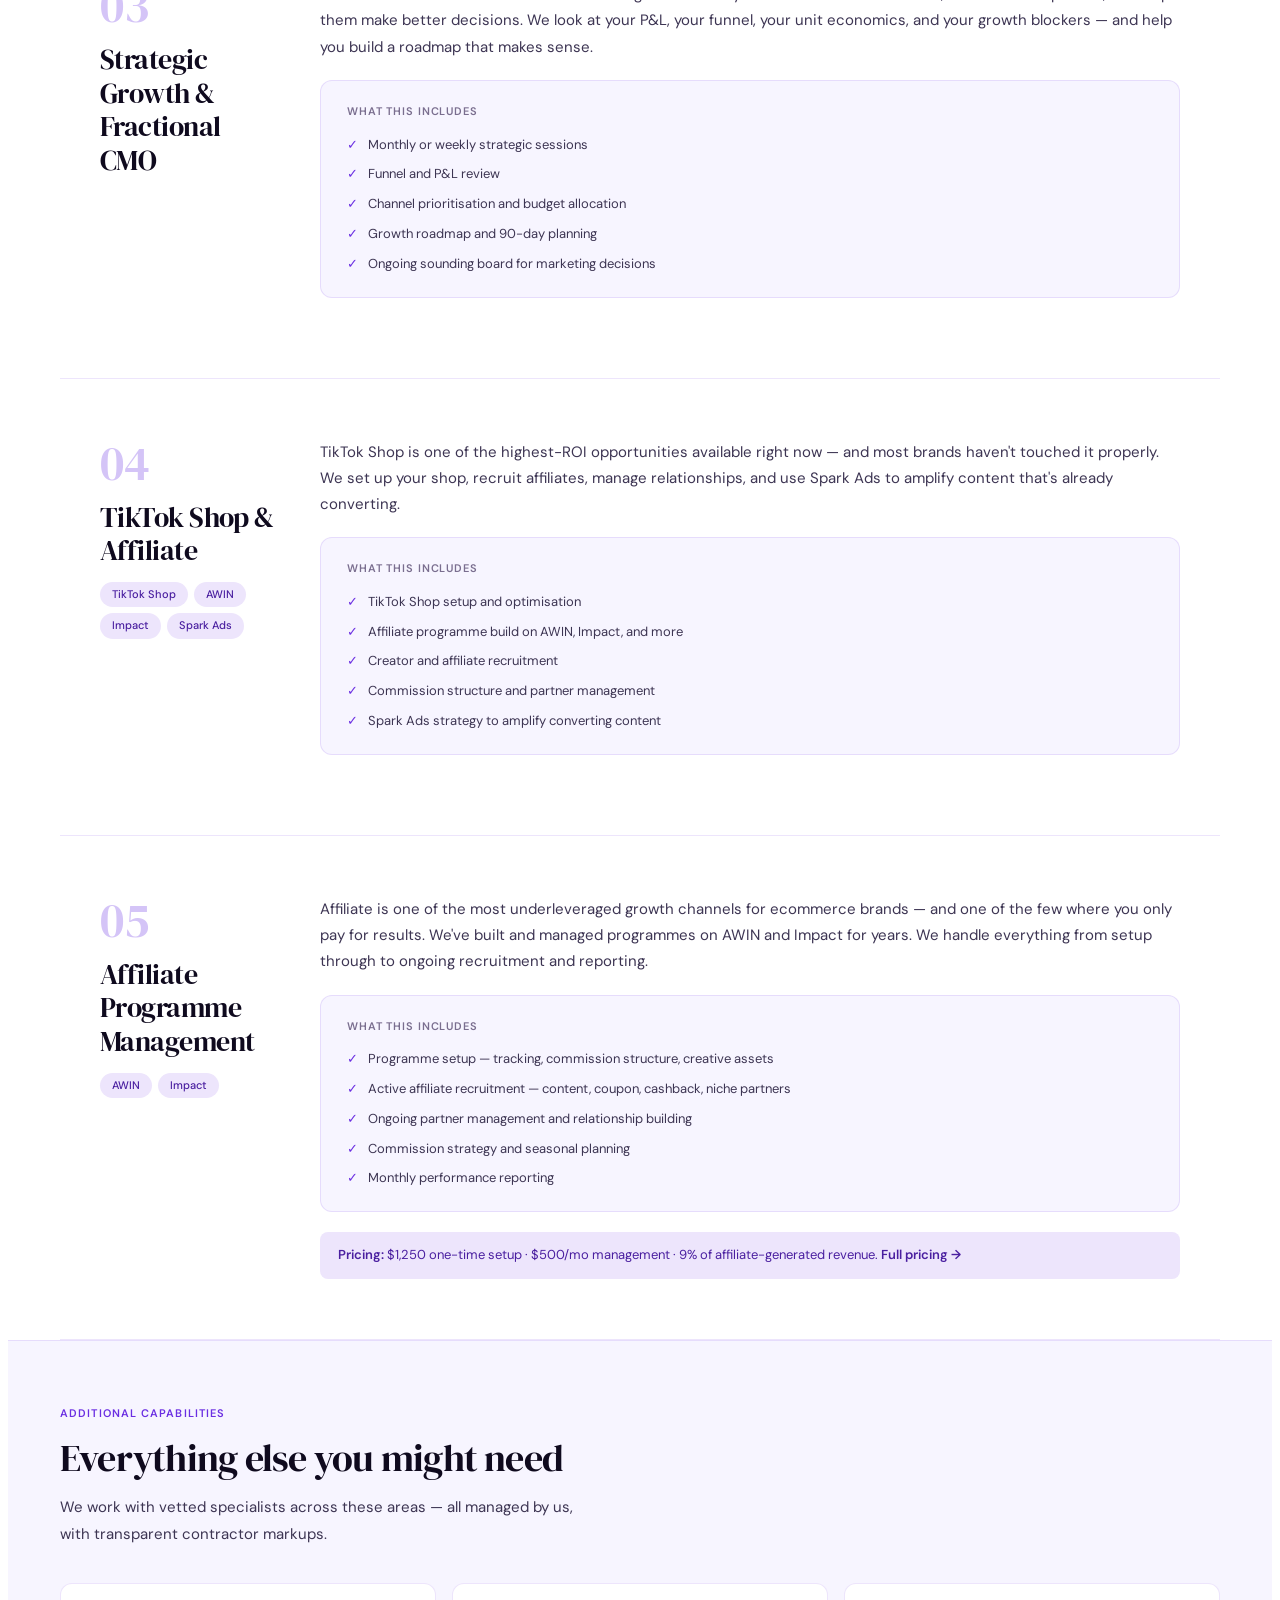
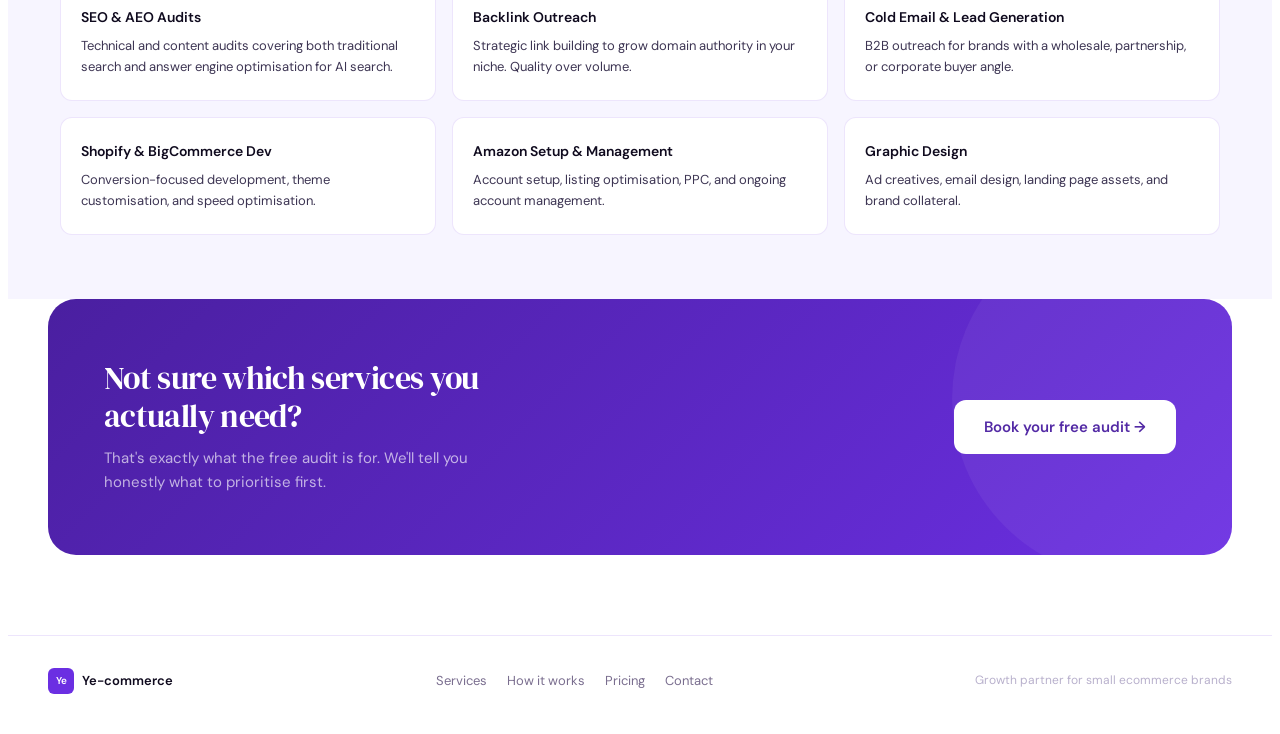
<file: services/index.html>
<!DOCTYPE html>
<html lang="en">
<head>
  <meta charset="UTF-8">
  <meta name="viewport" content="width=device-width, initial-scale=1">
  <title>Services — Yecommerce | Paid Ads, Email, TikTok Shop & Affiliate</title>
  <meta name="description" content="Every lever that drives ecommerce growth: paid ads management, Klaviyo email marketing, fractional CMO strategy, TikTok Shop and affiliate program management.">
  <link rel="canonical" href="https://yecommerce.io/services/">
  <meta property="og:type" content="website">
  <meta property="og:site_name" content="Yecommerce">
  <meta property="og:title" content="Services — Yecommerce | Paid Ads, Email, TikTok Shop & Affiliate">
  <meta property="og:description" content="Every lever that drives ecommerce growth: paid ads management, Klaviyo email marketing, fractional CMO strategy, TikTok Shop and affiliate program management.">
  <meta property="og:url" content="https://yecommerce.io/services/">
  <meta property="og:image" content="https://yecommerce.io/assets/img/og-image.png">
  <meta name="twitter:card" content="summary_large_image">
  <link rel="icon" href="/assets/img/favicon.svg" type="image/svg+xml">
  <link rel="icon" href="/assets/img/favicon-32.png" sizes="32x32" type="image/png">
  <link rel="apple-touch-icon" href="/assets/img/apple-touch-icon.png">
  <link rel="preconnect" href="https://fonts.googleapis.com">
  <link rel="preconnect" href="https://fonts.gstatic.com" crossorigin>
  <link rel="stylesheet" href="https://fonts.googleapis.com/css2?family=DM+Sans:wght@400;500;600;700&family=DM+Serif+Display&display=swap">
  <!-- Google tag (gtag.js) -->
  <script async src="https://www.googletagmanager.com/gtag/js?id=G-0S82XL4HF1"></script>
  <script>
    window.dataLayer = window.dataLayer || [];
    function gtag(){dataLayer.push(arguments);}
    gtag('js', new Date());
    gtag('config', 'G-0S82XL4HF1');
    gtag('config', 'AW-1068863832');
  </script>
  <link rel="stylesheet" href="/assets/css/main.css">
  <style>
.svc-block{display:grid;grid-template-columns:220px 1fr;gap:0;border-bottom:1px solid var(--bd);padding:60px 40px;max-width:1160px;margin:0 auto;}
.svc-block:last-child{border-bottom:none;}
.svc-left{padding-right:40px;}
.svc-num{font-family:'DM Serif Display',serif;font-size:48px;color:var(--pu-ml);line-height:1;margin-bottom:14px;}
.svc-left .h2sm{font-family:'DM Serif Display',serif;}
.svc-platforms{display:flex;flex-wrap:wrap;gap:6px;margin-top:14px;}
.svc-right .body{margin-bottom:20px;}
.svc-box{background:var(--bg2);border:1px solid var(--bd);border-radius:var(--r2);padding:22px 26px;margin-bottom:20px;}
.svc-box h4{font-size:11px;font-weight:600;color:var(--ink3);text-transform:uppercase;letter-spacing:0.08em;margin-bottom:14px;}
.note-box{background:var(--pu-l);border-radius:var(--r1);padding:13px 18px;font-size:13px;color:var(--pu-d);line-height:1.6;}
.note-box strong{font-weight:600;}
.more-cap{background:var(--bg2);border-top:1px solid var(--bd);padding:64px 40px;}
.more-cap-inner{max-width:1160px;margin:0 auto;}
.more-grid{display:grid;grid-template-columns:repeat(3,1fr);gap:16px;margin-top:36px;}
.more-card{background:var(--bg);border:1px solid var(--bd);border-radius:var(--r2);padding:22px 20px;transition:border-color .2s,transform .2s;}
.more-card:hover{border-color:var(--pu-ml);transform:translateY(-2px);}
.more-card h3{font-size:14px;font-weight:600;margin-bottom:8px;}
.more-card p{font-size:13px;color:var(--ink2);line-height:1.6;}
@media(max-width:768px){
  .svc-block{grid-template-columns:1fr;padding:40px 20px;gap:24px;}
  .svc-left{padding-right:0;}
  .more-cap{padding:48px 20px;}
  .more-grid{grid-template-columns:1fr;}
}
  </style>
</head>
<body>
<div class="yc">
<nav class="yc-nav">
  <input type="checkbox" id="yc-tog">
  <a href="/" class="yc-logo">
    <div class="yc-logo-sq"><span>Ye</span></div>
    <span class="yc-logo-txt">Ye-commerce</span>
  </a>
  <ul class="yc-nav-links">
    <li><a href="/services/" class="on">Services</a></li>
    <li><a href="/how-it-works/">How it works</a></li>
    <li><a href="/pricing/">Pricing</a></li>
    <li><a href="/contact/">Contact</a></li>
  </ul>
  <a href="/contact/" class="yc-nav-btn">Book a free audit</a>
  <label for="yc-tog" class="yc-ham" aria-label="Menu">
    <span></span><span></span><span></span>
  </label>
  <div class="yc-drawer">
    <a href="/services/" class="on">Services</a>
    <a href="/how-it-works/">How it works</a>
    <a href="/pricing/">Pricing</a>
    <a href="/contact/">Contact</a>
    <a href="/contact/" class="dc">Book a free audit</a>
  </div>
</nav>
<div class="page-hero yf on">
  <div class="lbl">Services</div>
  <h1 class="h1">Every lever that drives ecommerce growth</h1>
  <p class="lead">We cover every major ecommerce growth channel — and we're honest about which ones you actually need right now.</p>
</div>
<div style="background:var(--bg2);border-bottom:1px solid var(--bd);padding:32px 40px;">
  <p style="font-size:16px;color:var(--ink2);max-width:760px;margin:0 auto;line-height:1.75;text-align:center">We're not a full-service agency that does everything average. We lead with the channels we know best, bring in vetted specialists for the rest, and manage all of it so you don't have to. The goal is always the same: maximum return on what you spend.</p>
</div>
<div class="svc-block yf on">
  <div class="svc-left">
    <div class="svc-num">01</div>
    <div class="h2sm">Paid Ads Management</div>
    <div class="svc-platforms"><span class="pill">Meta Ads</span><span class="pill">Google Ads</span><span class="pill">Bing Ads</span><span class="pill">TikTok Spark</span></div>
  </div>
  <div class="svc-right">
    <p class="body">If you're running paid ads without a clear testing framework, you're most likely burning budget. We build structured campaigns from the ground up — or audit and fix what you already have — then test creative systematically until we find what scales.</p>
    <div class="svc-box"><h4>What this includes</h4><ul class="checks"><li>Campaign architecture and setup</li><li>Audience strategy and segmentation</li><li>Creative testing frameworks</li><li>Weekly optimisation and bid management</li><li>Clear reporting tied to revenue, not just clicks</li></ul></div>
    <div class="note-box"><strong>Pricing:</strong> Under $2,500/mo: 20% (min. $300/mo) · $2,500–$7,499: 15% · $7,500–$14,999: 12% · $15,000+: 10%. Standalone or add-on to any retainer. <a href="/pricing/" style="color:var(--pu-d);font-weight:600">Full pricing →</a></div>
  </div>
</div>

<div class="svc-block yf on">
  <div class="svc-left">
    <div class="svc-num">02</div>
    <div class="h2sm">Email Marketing</div>
    <div class="svc-platforms"><span class="pill">Klaviyo</span></div>
  </div>
  <div class="svc-right">
    <p class="body">For most ecommerce brands we work with, email is the most underleveraged channel they have. The list exists, the flows are half-built, and the revenue is sitting there. We audit your current setup, rebuild the flows that matter most, and write campaigns that people actually open.</p>
    <div class="svc-box"><h4>What this includes</h4><ul class="checks"><li>Full Klaviyo audit of existing flows and setup</li><li>Flow builds — welcome, abandoned cart, post-purchase, win-back</li><li>Audience segmentation strategy</li><li>Campaign calendar and copywriting</li><li>A/B testing and monthly email revenue reporting</li></ul></div>
  </div>
</div>

<div class="svc-block yf">
  <div class="svc-left">
    <div class="svc-num">03</div>
    <div class="h2sm">Strategic Growth &amp; Fractional CMO</div>
  </div>
  <div class="svc-right">
    <p class="body">Some brands don't need more channel management — they need someone to zoom out, look at the full picture, and help them make better decisions. We look at your P&amp;L, your funnel, your unit economics, and your growth blockers — and help you build a roadmap that makes sense.</p>
    <div class="svc-box"><h4>What this includes</h4><ul class="checks"><li>Monthly or weekly strategic sessions</li><li>Funnel and P&amp;L review</li><li>Channel prioritisation and budget allocation</li><li>Growth roadmap and 90-day planning</li><li>Ongoing sounding board for marketing decisions</li></ul></div>
  </div>
</div>

<div class="svc-block yf">
  <div class="svc-left">
    <div class="svc-num">04</div>
    <div class="h2sm">TikTok Shop &amp; Affiliate</div>
    <div class="svc-platforms"><span class="pill">TikTok Shop</span><span class="pill">AWIN</span><span class="pill">Impact</span><span class="pill">Spark Ads</span></div>
  </div>
  <div class="svc-right">
    <p class="body">TikTok Shop is one of the highest-ROI opportunities available right now — and most brands haven't touched it properly. We set up your shop, recruit affiliates, manage relationships, and use Spark Ads to amplify content that's already converting.</p>
    <div class="svc-box"><h4>What this includes</h4><ul class="checks"><li>TikTok Shop setup and optimisation</li><li>Affiliate programme build on AWIN, Impact, and more</li><li>Creator and affiliate recruitment</li><li>Commission structure and partner management</li><li>Spark Ads strategy to amplify converting content</li></ul></div>
  </div>
</div>

<div class="svc-block yf">
  <div class="svc-left">
    <div class="svc-num">05</div>
    <div class="h2sm">Affiliate Programme Management</div>
    <div class="svc-platforms"><span class="pill">AWIN</span><span class="pill">Impact</span></div>
  </div>
  <div class="svc-right">
    <p class="body">Affiliate is one of the most underleveraged growth channels for ecommerce brands — and one of the few where you only pay for results. We've built and managed programmes on AWIN and Impact for years. We handle everything from setup through to ongoing recruitment and reporting.</p>
    <div class="svc-box"><h4>What this includes</h4><ul class="checks"><li>Programme setup — tracking, commission structure, creative assets</li><li>Active affiliate recruitment — content, coupon, cashback, niche partners</li><li>Ongoing partner management and relationship building</li><li>Commission strategy and seasonal planning</li><li>Monthly performance reporting</li></ul></div>
    <div class="note-box"><strong>Pricing:</strong> $1,250 one-time setup · $500/mo management · 9% of affiliate-generated revenue. <a href="/pricing/" style="color:var(--pu-d);font-weight:600">Full pricing →</a></div>
  </div>
</div>

<div class="more-cap yf">
  <div class="more-cap-inner">
    <div class="lbl">Additional capabilities</div>
    <div class="h2">Everything else you might need</div>
    <p class="body" style="max-width:520px">We work with vetted specialists across these areas — all managed by us, with transparent contractor markups.</p>
    <div class="more-grid">
      <div class="more-card"><h3>SEO &amp; AEO Audits</h3><p>Technical and content audits covering both traditional search and answer engine optimisation for AI search.</p></div>
      <div class="more-card"><h3>Backlink Outreach</h3><p>Strategic link building to grow domain authority in your niche. Quality over volume.</p></div>
      <div class="more-card"><h3>Cold Email &amp; Lead Generation</h3><p>B2B outreach for brands with a wholesale, partnership, or corporate buyer angle.</p></div>
      <div class="more-card"><h3>Shopify &amp; BigCommerce Dev</h3><p>Conversion-focused development, theme customisation, and speed optimisation.</p></div>
      <div class="more-card"><h3>Amazon Setup &amp; Management</h3><p>Account setup, listing optimisation, PPC, and ongoing account management.</p></div>
      <div class="more-card"><h3>Graphic Design</h3><p>Ad creatives, email design, landing page assets, and brand collateral.</p></div>
    </div>
  </div>
</div>

<div class="cta-wrap yf">
  <div class="cta-band">
    <div><h2>Not sure which services you actually need?</h2><p>That's exactly what the free audit is for. We'll tell you honestly what to prioritise first.</p></div>
    <a href="/contact/" class="btn-wh">Book your free audit →</a>
  </div>
</div>
<footer class="yc-footer">
  <a href="/" class="yc-footer-logo">
    <div class="yc-footer-sq"><span>Ye</span></div>
    <span class="yc-footer-name">Ye-commerce</span>
  </a>
  <div class="yc-footer-links">
    <a href="/services/">Services</a>
    <a href="/how-it-works/">How it works</a>
    <a href="/pricing/">Pricing</a>
    <a href="/contact/">Contact</a>
  </div>
  <span class="yc-footer-tag">Growth partner for small ecommerce brands</span>
</footer>
</div>
<script>
(function(){
  if(!window.IntersectionObserver){document.querySelectorAll('.yf').forEach(function(e){e.classList.add('on');});return;}
  var o=new IntersectionObserver(function(entries){entries.forEach(function(e){if(e.isIntersecting){e.target.classList.add('on');o.unobserve(e.target);}});},{threshold:0,rootMargin:'0px 0px -40px 0px'});
  document.querySelectorAll('.yf').forEach(function(e){o.observe(e);});
  document.querySelectorAll('.yc-faq-q').forEach(function(b){b.addEventListener('click',function(){var i=this.closest('.yc-faq-item');var op=i.classList.contains('open');document.querySelectorAll('.yc-faq-item').forEach(function(x){x.classList.remove('open');});if(!op)i.classList.add('open');});});
})();
</script>
</body>
</html>
</file>
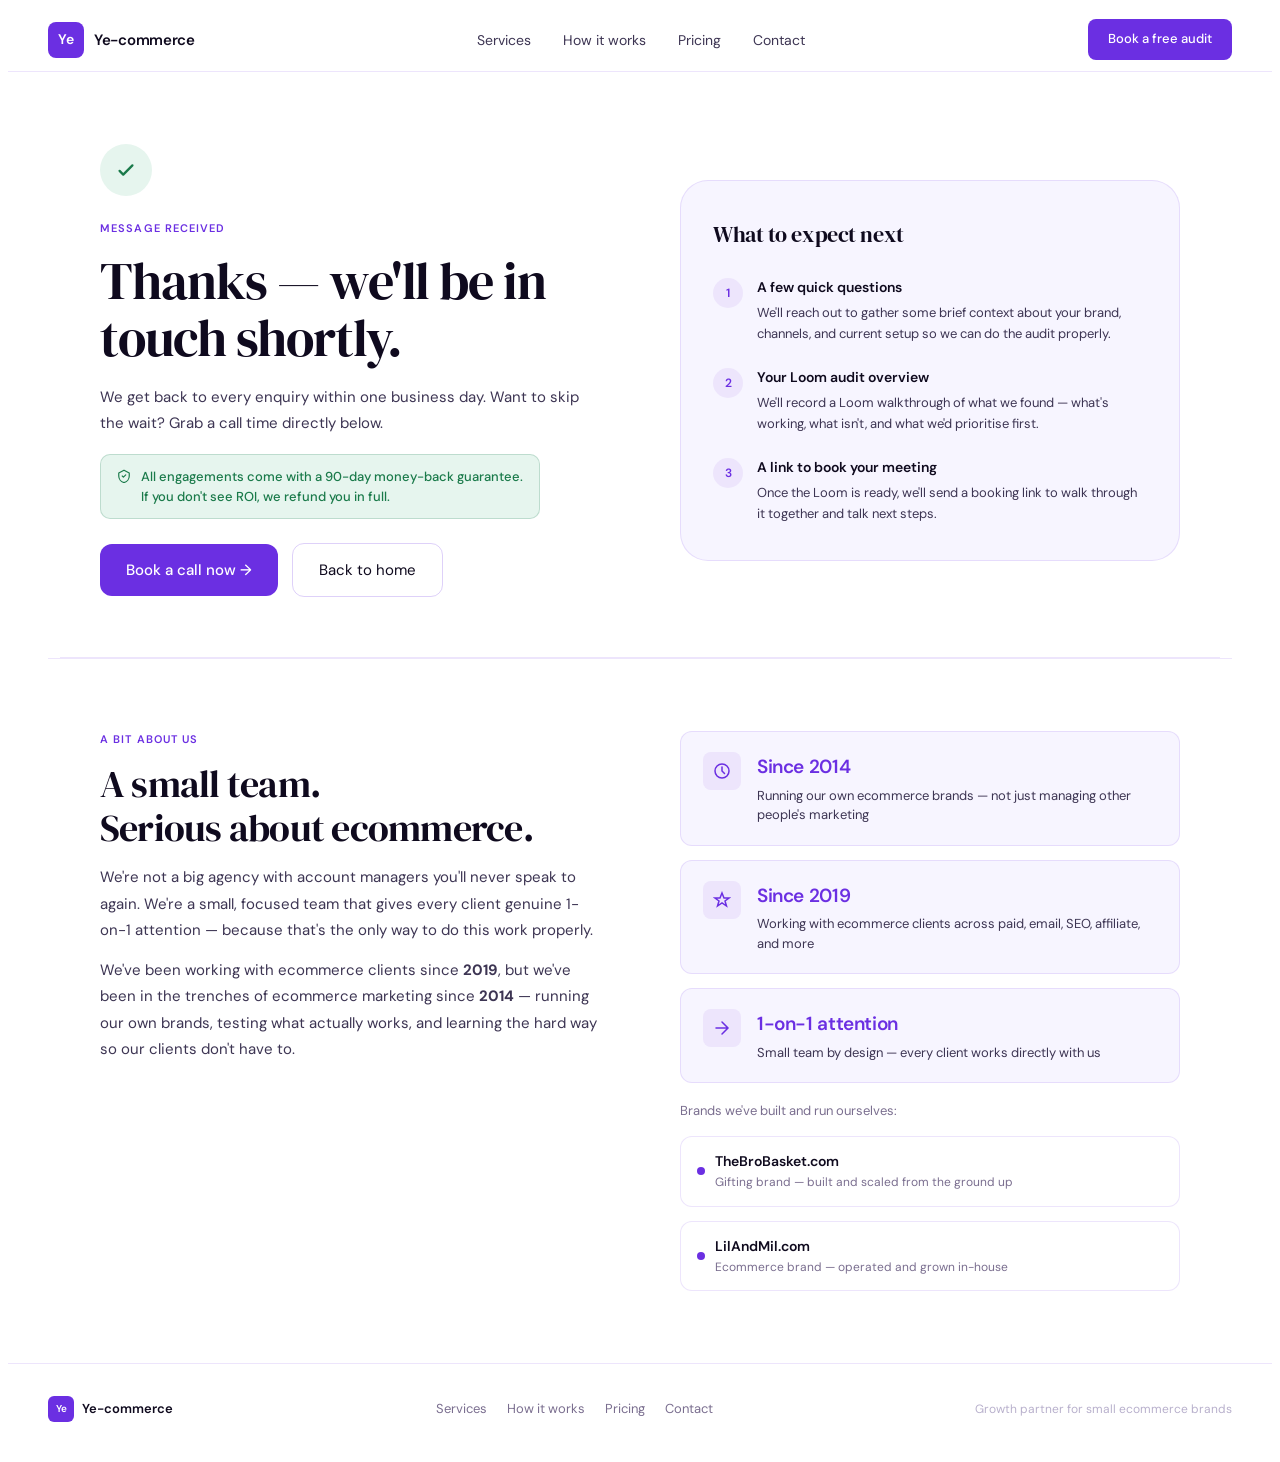
<file: thank-you/index.html>
<!DOCTYPE html>
<html lang="en">
<head>
  <meta charset="UTF-8">
  <meta name="viewport" content="width=device-width, initial-scale=1">
  <title>Thank You — Yecommerce</title>
  <meta name="description" content="Thanks for reaching out — we'll get back to you within one business day.">
  <link rel="canonical" href="https://yecommerce.io/thank-you/">
  <meta property="og:type" content="website">
  <meta property="og:site_name" content="Yecommerce">
  <meta property="og:title" content="Thank You — Yecommerce">
  <meta property="og:description" content="Thanks for reaching out — we'll get back to you within one business day.">
  <meta property="og:url" content="https://yecommerce.io/thank-you/">
  <meta property="og:image" content="https://yecommerce.io/assets/img/og-image.png">
  <meta name="twitter:card" content="summary_large_image">
  <link rel="icon" href="/assets/img/favicon.svg" type="image/svg+xml">
  <link rel="icon" href="/assets/img/favicon-32.png" sizes="32x32" type="image/png">
  <link rel="apple-touch-icon" href="/assets/img/apple-touch-icon.png">
  <link rel="preconnect" href="https://fonts.googleapis.com">
  <link rel="preconnect" href="https://fonts.gstatic.com" crossorigin>
  <link rel="stylesheet" href="https://fonts.googleapis.com/css2?family=DM+Sans:wght@400;500;600;700&family=DM+Serif+Display&display=swap">
  <!-- Google tag (gtag.js) -->
  <script async src="https://www.googletagmanager.com/gtag/js?id=G-0S82XL4HF1"></script>
  <script>
    window.dataLayer = window.dataLayer || [];
    function gtag(){dataLayer.push(arguments);}
    gtag('js', new Date());
    gtag('config', 'G-0S82XL4HF1');
    gtag('config', 'AW-1068863832');
  </script>  <script>
    gtag('event', 'conversion', {'send_to': 'AW-1068863832/s0vdCOzjn-ICENii1v0D'});
  </script>
  <link rel="stylesheet" href="/assets/css/main.css">
  <style>
.ty-hero{max-width:1160px;margin:0 auto;padding:72px 40px 60px;display:grid;grid-template-columns:1fr 1fr;gap:80px;align-items:center;border-bottom:1px solid var(--bd);}
.ty-tick{width:52px;height:52px;border-radius:50%;background:var(--gr-bg);display:flex;align-items:center;justify-content:center;margin-bottom:24px;}
.ty-actions{display:flex;align-items:center;gap:14px;flex-wrap:wrap;margin-top:24px;}
.what-card{background:var(--bg2);border:1px solid var(--bd);border-radius:var(--r4);padding:36px 32px;}
.what-card h2{font-family:'DM Serif Display',serif;font-size:22px;font-weight:400;letter-spacing:-0.02em;margin-bottom:24px;}
.what-steps{display:flex;flex-direction:column;gap:22px;}
.what-step{display:flex;gap:14px;align-items:flex-start;}
.what-num{width:30px;height:30px;border-radius:50%;background:var(--pu-l);color:var(--pu);font-size:12px;font-weight:600;display:flex;align-items:center;justify-content:center;flex-shrink:0;margin-top:2px;}
.what-step h4{font-size:14px;font-weight:600;margin-bottom:4px;}
.what-step p{font-size:13px;color:var(--ink2);line-height:1.6;}
.about-section{max-width:1160px;margin:0 auto;padding:72px 40px;display:grid;grid-template-columns:1fr 1fr;gap:80px;align-items:start;}
.stat-card{background:var(--bg2);border:1px solid var(--bd);border-radius:var(--r2);padding:20px 22px;display:flex;gap:16px;align-items:flex-start;}
.stat-icon{width:38px;height:38px;border-radius:var(--r1);background:var(--pu-l);flex-shrink:0;display:flex;align-items:center;justify-content:center;}
.stat-card h3{font-size:19px;font-weight:600;color:var(--pu);letter-spacing:-0.02em;margin-bottom:3px;}
.stat-card p{font-size:13px;color:var(--ink2);line-height:1.5;}
.brand-pill{background:var(--bg);border:1px solid var(--bd);border-radius:var(--r2);padding:13px 16px;display:flex;align-items:center;gap:10px;}
.brand-dot{width:8px;height:8px;border-radius:50%;background:var(--pu);flex-shrink:0;}
.brand-pill h4{font-size:14px;font-weight:600;margin-bottom:1px;}
.brand-pill p{font-size:12px;color:var(--ink3);}
@media(max-width:768px){
  .ty-hero{grid-template-columns:1fr;padding:48px 20px 40px;gap:36px;}
  .ty-actions{flex-direction:column;}
  .ty-actions a{width:100%;text-align:center;}
  .about-section{grid-template-columns:1fr;padding:48px 20px;}
  .what-card{padding:26px 20px;}
}
  </style>
</head>
<body>
<div class="yc">
<nav class="yc-nav">
  <input type="checkbox" id="yc-tog">
  <a href="/" class="yc-logo">
    <div class="yc-logo-sq"><span>Ye</span></div>
    <span class="yc-logo-txt">Ye-commerce</span>
  </a>
  <ul class="yc-nav-links">
    <li><a href="/services/">Services</a></li>
    <li><a href="/how-it-works/">How it works</a></li>
    <li><a href="/pricing/">Pricing</a></li>
    <li><a href="/contact/">Contact</a></li>
  </ul>
  <a href="/contact/" class="yc-nav-btn">Book a free audit</a>
  <label for="yc-tog" class="yc-ham" aria-label="Menu">
    <span></span><span></span><span></span>
  </label>
  <div class="yc-drawer">
    <a href="/services/">Services</a>
    <a href="/how-it-works/">How it works</a>
    <a href="/pricing/">Pricing</a>
    <a href="/contact/">Contact</a>
    <a href="/contact/" class="dc">Book a free audit</a>
  </div>
</nav>
<div class="ty-hero yf on">
  <div>
    <div class="ty-tick"><svg width="22" height="22" viewBox="0 0 24 24" fill="none" stroke="#1A7A4A" stroke-width="2.5" stroke-linecap="round" stroke-linejoin="round"><path d="M5 13l4 4L19 7"></path></svg></div>
    <div class="lbl">Message received</div>
    <h1 class="h1" style="font-size:clamp(32px,5vw,52px)">Thanks — we'll be in touch shortly.</h1>
    <p class="body">We get back to every enquiry within one business day. Want to skip the wait? Grab a call time directly below.</p>
    <div style="display:inline-flex;align-items:flex-start;gap:10px;background:var(--gr-bg);border:1px solid rgba(26,122,74,0.2);border-radius:10px;padding:12px 16px;margin-top:4px;max-width:440px">
      <svg width="14" height="14" viewBox="0 0 24 24" fill="none" stroke="#1A7A4A" stroke-width="2" stroke-linecap="round" stroke-linejoin="round" style="flex-shrink:0;margin-top:2px"><path d="M12 2L3 7v5c0 5.25 3.75 10.15 9 11.25C17.25 22.15 21 17.25 21 12V7z"></path><path d="M9 12l2 2 4-4"></path></svg>
      <span style="font-size:13px;color:var(--gr);line-height:1.5;font-weight:500">All engagements come with a 90-day money-back guarantee. If you don't see ROI, we refund you in full.</span>
    </div>
    <div class="ty-actions">
      <a href="https://calendly.com/jamesgrasty/15min" target="_blank" class="btn-pu">Book a call now →</a>
      <a href="/" class="btn-gh">Back to home</a>
    </div>
  </div>
  <div class="what-card">
    <h2>What to expect next</h2>
    <div class="what-steps">
      <div class="what-step"><div class="what-num">1</div><div><h4>A few quick questions</h4><p>We'll reach out to gather some brief context about your brand, channels, and current setup so we can do the audit properly.</p></div></div>
      <div class="what-step"><div class="what-num">2</div><div><h4>Your Loom audit overview</h4><p>We'll record a Loom walkthrough of what we found — what's working, what isn't, and what we'd prioritise first.</p></div></div>
      <div class="what-step"><div class="what-num">3</div><div><h4>A link to book your meeting</h4><p>Once the Loom is ready, we'll send a booking link to walk through it together and talk next steps.</p></div></div>
    </div>
  </div>
</div>

<hr class="divider">

<div class="about-section yf on">
  <div>
    <div class="lbl">A bit about us</div>
    <div class="h2">A small team.<br>Serious about ecommerce.</div>
    <p class="body">We're not a big agency with account managers you'll never speak to again. We're a small, focused team that gives every client genuine 1-on-1 attention — because that's the only way to do this work properly.</p>
    <p class="body">We've been working with ecommerce clients since <strong>2019</strong>, but we've been in the trenches of ecommerce marketing since <strong>2014</strong> — running our own brands, testing what actually works, and learning the hard way so our clients don't have to.</p>
  </div>
  <div style="display:flex;flex-direction:column;gap:14px">
    <div class="stat-card"><div class="stat-icon"><svg width="18" height="18" viewBox="0 0 18 18" fill="none" stroke="#6B2FE2" stroke-width="1.5" stroke-linecap="round"><circle cx="9" cy="9" r="7"></circle><path d="M9 5v4l2.5 2.5"></path></svg></div><div><h3>Since 2014</h3><p>Running our own ecommerce brands — not just managing other people's marketing</p></div></div>
    <div class="stat-card"><div class="stat-icon"><svg width="18" height="18" viewBox="0 0 18 18" fill="none" stroke="#6B2FE2" stroke-width="1.5" stroke-linecap="round"><path d="M9 2l2 5h5l-4 3 1.5 5L9 12l-4.5 3L6 10 2 7h5z"></path></svg></div><div><h3>Since 2019</h3><p>Working with ecommerce clients across paid, email, SEO, affiliate, and more</p></div></div>
    <div class="stat-card"><div class="stat-icon"><svg width="18" height="18" viewBox="0 0 18 18" fill="none" stroke="#6B2FE2" stroke-width="1.5" stroke-linecap="round"><path d="M3 9h12M9 3l6 6-6 6"></path></svg></div><div><h3>1-on-1 attention</h3><p>Small team by design — every client works directly with us</p></div></div>
    <p style="font-size:13px;color:var(--ink3);margin-top:4px">Brands we've built and run ourselves:</p>
    <div class="brand-pill"><div class="brand-dot"></div><div><h4>TheBroBasket.com</h4><p>Gifting brand — built and scaled from the ground up</p></div></div>
    <div class="brand-pill"><div class="brand-dot"></div><div><h4>LilAndMil.com</h4><p>Ecommerce brand — operated and grown in-house</p></div></div>
  </div>
</div>
<footer class="yc-footer">
  <a href="/" class="yc-footer-logo">
    <div class="yc-footer-sq"><span>Ye</span></div>
    <span class="yc-footer-name">Ye-commerce</span>
  </a>
  <div class="yc-footer-links">
    <a href="/services/">Services</a>
    <a href="/how-it-works/">How it works</a>
    <a href="/pricing/">Pricing</a>
    <a href="/contact/">Contact</a>
  </div>
  <span class="yc-footer-tag">Growth partner for small ecommerce brands</span>
</footer>
</div>
<script>
(function(){
  if(!window.IntersectionObserver){document.querySelectorAll('.yf').forEach(function(e){e.classList.add('on');});return;}
  var o=new IntersectionObserver(function(entries){entries.forEach(function(e){if(e.isIntersecting){e.target.classList.add('on');o.unobserve(e.target);}});},{threshold:0,rootMargin:'0px 0px -40px 0px'});
  document.querySelectorAll('.yf').forEach(function(e){o.observe(e);});
  document.querySelectorAll('.yc-faq-q').forEach(function(b){b.addEventListener('click',function(){var i=this.closest('.yc-faq-item');var op=i.classList.contains('open');document.querySelectorAll('.yc-faq-item').forEach(function(x){x.classList.remove('open');});if(!op)i.classList.add('open');});});
})();
</script>
</body>
</html>
</file>
<file: assets/css/main.css>
/* Yecommerce — shared styles (nav, footer, base, buttons) */
.yc *,.yc *::before,.yc *::after{box-sizing:border-box;margin:0;padding:0;}
.yc{--pu:#6B2FE2;--pu-d:#4A1FA0;--pu-m:#8B52F0;--pu-l:#EDE5FC;--pu-ml:#D4C4F7;--ink:#0F0A1E;--ink2:#3D3553;--ink3:#7A6E8F;--ink4:#B8B0CC;--bg:#fff;--bg2:#F7F5FF;--gr:#1A7A4A;--gr-bg:#E6F5EE;--am:#7D4A00;--am-bg:#FFF4DE;--bd:rgba(107,47,226,0.12);--bd2:rgba(107,47,226,0.22);--r1:8px;--r2:12px;--r3:20px;--r4:28px;font-family:'DM Sans',sans-serif;color:var(--ink);background:var(--bg);line-height:1.6;-webkit-font-smoothing:antialiased;}
.yc a{text-decoration:none;color:inherit;}
.yc-nav{position:sticky;top:0;z-index:200;background:rgba(255,255,255,0.96);backdrop-filter:blur(12px);-webkit-backdrop-filter:blur(12px);border-bottom:1px solid var(--bd);height:64px;padding:0 40px;display:flex;align-items:center;justify-content:space-between;}
.yc-logo{display:flex;align-items:center;gap:10px;}
.yc-logo-sq{width:36px;height:36px;background:var(--pu);border-radius:var(--r1);display:flex;align-items:center;justify-content:center;}
.yc-logo-sq span{color:#fff;font-size:14px;font-weight:600;letter-spacing:-0.03em;}
.yc-logo-txt{font-size:15px;font-weight:600;color:var(--ink);letter-spacing:-0.02em;}
.yc-nav-links{display:flex;gap:32px;list-style:none;}
.yc-nav-links a{font-size:14px;color:var(--ink2);font-weight:400;transition:color .15s;}
.yc-nav-links a:hover,.yc-nav-links a.on{color:var(--pu);}
.yc-nav-btn{background:var(--pu);color:#fff !important;border:none;border-radius:var(--r1);padding:10px 20px;font-size:13px;font-weight:500;cursor:pointer;font-family:'DM Sans',sans-serif;transition:background .15s;text-decoration:none !important;display:inline-block;}
.yc-nav-btn:hover{background:var(--pu-d);}
#yc-tog{display:none;}
.yc-ham{display:none;flex-direction:column;gap:5px;cursor:pointer;padding:6px;-webkit-tap-highlight-color:transparent;}
.yc-ham span{display:block;width:22px;height:2px;background:var(--ink);border-radius:2px;transition:transform .25s,opacity .25s;pointer-events:none;}
#yc-tog:checked ~ .yc-ham span:nth-child(1){transform:translateY(7px) rotate(45deg);}
#yc-tog:checked ~ .yc-ham span:nth-child(2){opacity:0;}
#yc-tog:checked ~ .yc-ham span:nth-child(3){transform:translateY(-7px) rotate(-45deg);}
.yc-drawer{display:none;position:fixed;top:56px;left:0;right:0;background:rgba(255,255,255,0.98);backdrop-filter:blur(16px);-webkit-backdrop-filter:blur(16px);border-bottom:1px solid var(--bd);z-index:199;flex-direction:column;box-shadow:0 8px 24px rgba(107,47,226,0.08);}
.yc-drawer a{display:block;padding:15px 24px;font-size:16px;color:var(--ink2) !important;font-weight:400;border-bottom:1px solid var(--bd);transition:background .15s;}
.yc-drawer a:hover{color:var(--pu) !important;background:var(--pu-l);}
.yc-drawer a:last-child{border-bottom:none;}
.yc-drawer .dc{margin:12px 20px 16px;background:var(--pu);color:#fff !important;text-align:center;border-radius:10px;padding:14px;font-weight:500;font-size:15px;border-bottom:none !important;}
#yc-tog:checked ~ .yc-drawer{display:flex;}
.wrap{max-width:1160px;margin:0 auto;padding:0 40px;}
/* SECTIONS */
.section{max-width:1160px;margin:0 auto;padding:80px 40px;}
.lbl{font-size:11px;font-weight:600;color:var(--pu);text-transform:uppercase;letter-spacing:0.1em;margin-bottom:14px;}
.h1{font-family:'DM Serif Display',serif;font-size:clamp(36px,5vw,56px);font-weight:400;line-height:1.1;letter-spacing:-0.02em;margin-bottom:18px;}
.h2{font-family:'DM Serif Display',serif;font-size:clamp(26px,4vw,38px);font-weight:400;line-height:1.15;letter-spacing:-0.02em;margin-bottom:14px;}
.h2sm{font-family:'DM Serif Display',serif;font-size:clamp(20px,3vw,28px);font-weight:400;line-height:1.2;letter-spacing:-0.02em;margin-bottom:10px;}
.lead{font-size:17px;color:var(--ink2);max-width:520px;line-height:1.7;margin-bottom:16px;}
.body{font-size:15px;color:var(--ink2);line-height:1.75;margin-bottom:14px;}
.divider{border:none;border-top:1px solid var(--bd);margin:0 40px;}
.btn-pu{background:var(--pu);color:#fff !important;border:none;border-radius:var(--r2);padding:14px 26px;font-size:15px;font-weight:500;cursor:pointer;font-family:'DM Sans',sans-serif;transition:all .15s;text-decoration:none !important;display:inline-block;}
.btn-pu:hover{background:var(--pu-d);transform:translateY(-2px);box-shadow:0 8px 24px rgba(107,47,226,0.28);}
.btn-gh{background:none;color:var(--ink) !important;border:1px solid var(--bd2);border-radius:var(--r2);padding:14px 26px;font-size:15px;font-weight:400;cursor:pointer;font-family:'DM Sans',sans-serif;transition:all .15s;text-decoration:none !important;display:inline-block;}
.btn-gh:hover{border-color:var(--pu);background:var(--pu-l);}
.btn-wh{background:#fff;color:var(--pu-d) !important;border:none;border-radius:var(--r2);padding:15px 30px;font-size:15px;font-weight:600;cursor:pointer;font-family:'DM Sans',sans-serif;white-space:nowrap;flex-shrink:0;transition:all .15s;text-decoration:none !important;display:inline-block;}
.btn-wh:hover{background:var(--pu-l);transform:translateY(-2px);}
.page-hero{padding:72px 40px 60px;max-width:1160px;margin:0 auto;border-bottom:1px solid var(--bd);}
.cta-band{background:linear-gradient(135deg,var(--pu-d),var(--pu));border-radius:var(--r4);padding:60px 56px;display:flex;align-items:center;justify-content:space-between;gap:40px;flex-wrap:wrap;position:relative;overflow:hidden;}
.cta-band::before{content:'';position:absolute;top:-80px;right:-80px;width:360px;height:360px;background:rgba(255,255,255,0.05);border-radius:50%;pointer-events:none;}
.cta-band h2{font-family:'DM Serif Display',serif;font-size:clamp(22px,3vw,32px);font-weight:400;color:#fff;line-height:1.2;letter-spacing:-0.02em;margin-bottom:10px;max-width:400px;}
.cta-band p{font-size:15px;color:rgba(255,255,255,0.65);max-width:380px;line-height:1.65;}
/* CTA BAND */
.cta-wrap{padding:0 40px 80px;}
/* GUARANTEE */
.guar{background:var(--gr-bg);border:1px solid rgba(26,122,74,0.2);border-radius:var(--r3);padding:36px 40px;display:flex;align-items:flex-start;gap:24px;margin-top:48px;}
.guar-icon{width:52px;height:52px;flex-shrink:0;border-radius:50%;background:rgba(26,122,74,0.12);display:flex;align-items:center;justify-content:center;}
.guar h3{font-family:'DM Serif Display',serif;font-size:22px;font-weight:400;color:var(--gr);letter-spacing:-0.02em;margin-bottom:10px;}
.guar p{font-size:14px;color:#2D6E42;line-height:1.7;}
.guar strong{color:var(--gr);font-weight:600;}
.pill{font-size:11px;font-weight:500;color:var(--pu-d);background:var(--pu-l);border-radius:40px;padding:4px 12px;display:inline-block;}
.checks{list-style:none;display:flex;flex-direction:column;gap:9px;}
.checks li{font-size:13px;color:var(--ink2);display:flex;gap:10px;}
.checks li::before{content:'✓';color:var(--pu);flex-shrink:0;}
.faq-item{border-bottom:1px solid var(--bd);}
.faq-item:first-child{border-top:1px solid var(--bd);}
.yc-faq-q{width:100%;text-align:left;background:none;border:none;padding:18px 0;cursor:pointer;font-family:'DM Sans',sans-serif;font-size:15px;font-weight:500;color:var(--ink);display:flex;justify-content:space-between;align-items:center;gap:16px;}
.yc-faq-icon{color:var(--pu);font-size:20px;font-weight:300;flex-shrink:0;transition:transform .2s;line-height:1;}
.faq-item.open .yc-faq-icon{transform:rotate(45deg);}
.yc-faq-a{font-size:14px;color:var(--ink2);line-height:1.7;padding-bottom:18px;display:none;}
.faq-item.open .yc-faq-a{display:block;}
.yc-footer{padding:32px 40px;border-top:1px solid var(--bd);display:flex;align-items:center;justify-content:space-between;flex-wrap:wrap;gap:16px;}
.yc-footer-logo{display:flex;align-items:center;gap:8px;}
.yc-footer-sq{width:26px;height:26px;background:var(--pu);border-radius:6px;display:flex;align-items:center;justify-content:center;}
.yc-footer-sq span{color:#fff;font-size:10px;font-weight:600;}
.yc-footer-name{font-size:13px;font-weight:600;color:var(--ink);}
.yc-footer-links{display:flex;gap:20px;}
.yc-footer-links a{font-size:13px;color:var(--ink3);transition:color .15s;}
.yc-footer-links a:hover{color:var(--pu);}
.yc-footer-tag{font-size:12px;color:var(--ink4);}
.yf{opacity:0;transform:translateY(20px);transition:opacity .6s ease,transform .6s ease;}
.yf.on{opacity:1;transform:none;}
/* ══ MOBILE ══ */
@media(max-width:768px){
  .yc-nav{padding:0 20px;height:56px;}
  .yc-nav-links,.yc-nav-btn{display:none;}
  .yc-ham{display:flex;}
  .yc-logo-sq{width:30px;height:30px;}
  .yc-logo-txt{font-size:13px;}
  .hero{padding:48px 20px 40px;}
  .hero-actions{flex-direction:column;align-items:stretch;}
  .hero-actions a{text-align:center;}
  .guar-badge{max-width:100%;}
  .trust{padding:14px 20px;}
  .section{padding:48px 20px;}
  .diff-grid{grid-template-columns:1fr;gap:14px;}
  .svc-grid{grid-template-columns:1fr;}
  .wins-wrap{padding:0 20px;}
  .wins{grid-template-columns:1fr;padding:36px 24px;gap:24px;}
  .win-div{border-right:none;border-bottom:1px solid rgba(255,255,255,0.1);padding-bottom:24px;}
  .win{padding:0;}
  .win-num{font-size:42px;}
  .steps{grid-template-columns:1fr;}
  .step{border-right:none;border-bottom:1px solid var(--bd);padding:24px 20px;}
  .step:last-child{border-bottom:none;}
  .tiers{grid-template-columns:1fr;}
  .cta-wrap{padding:0 20px 48px;}
  .cta-band{padding:36px 24px;flex-direction:column;}
  .btn-wh{width:100%;text-align:center;}
  .guar{flex-direction:column;gap:16px;padding:24px 20px;}
  .divider{margin:0 20px;}
  .yc-footer{padding:24px 20px;flex-direction:column;align-items:flex-start;}
  .yc-footer-tag{display:none;}
  /* Always show content on mobile */
  .yf{opacity:1 !important;transform:none !important;}
}
@media(max-width:480px){
  .yc-nav-btn{display:none;}
}
</file>
